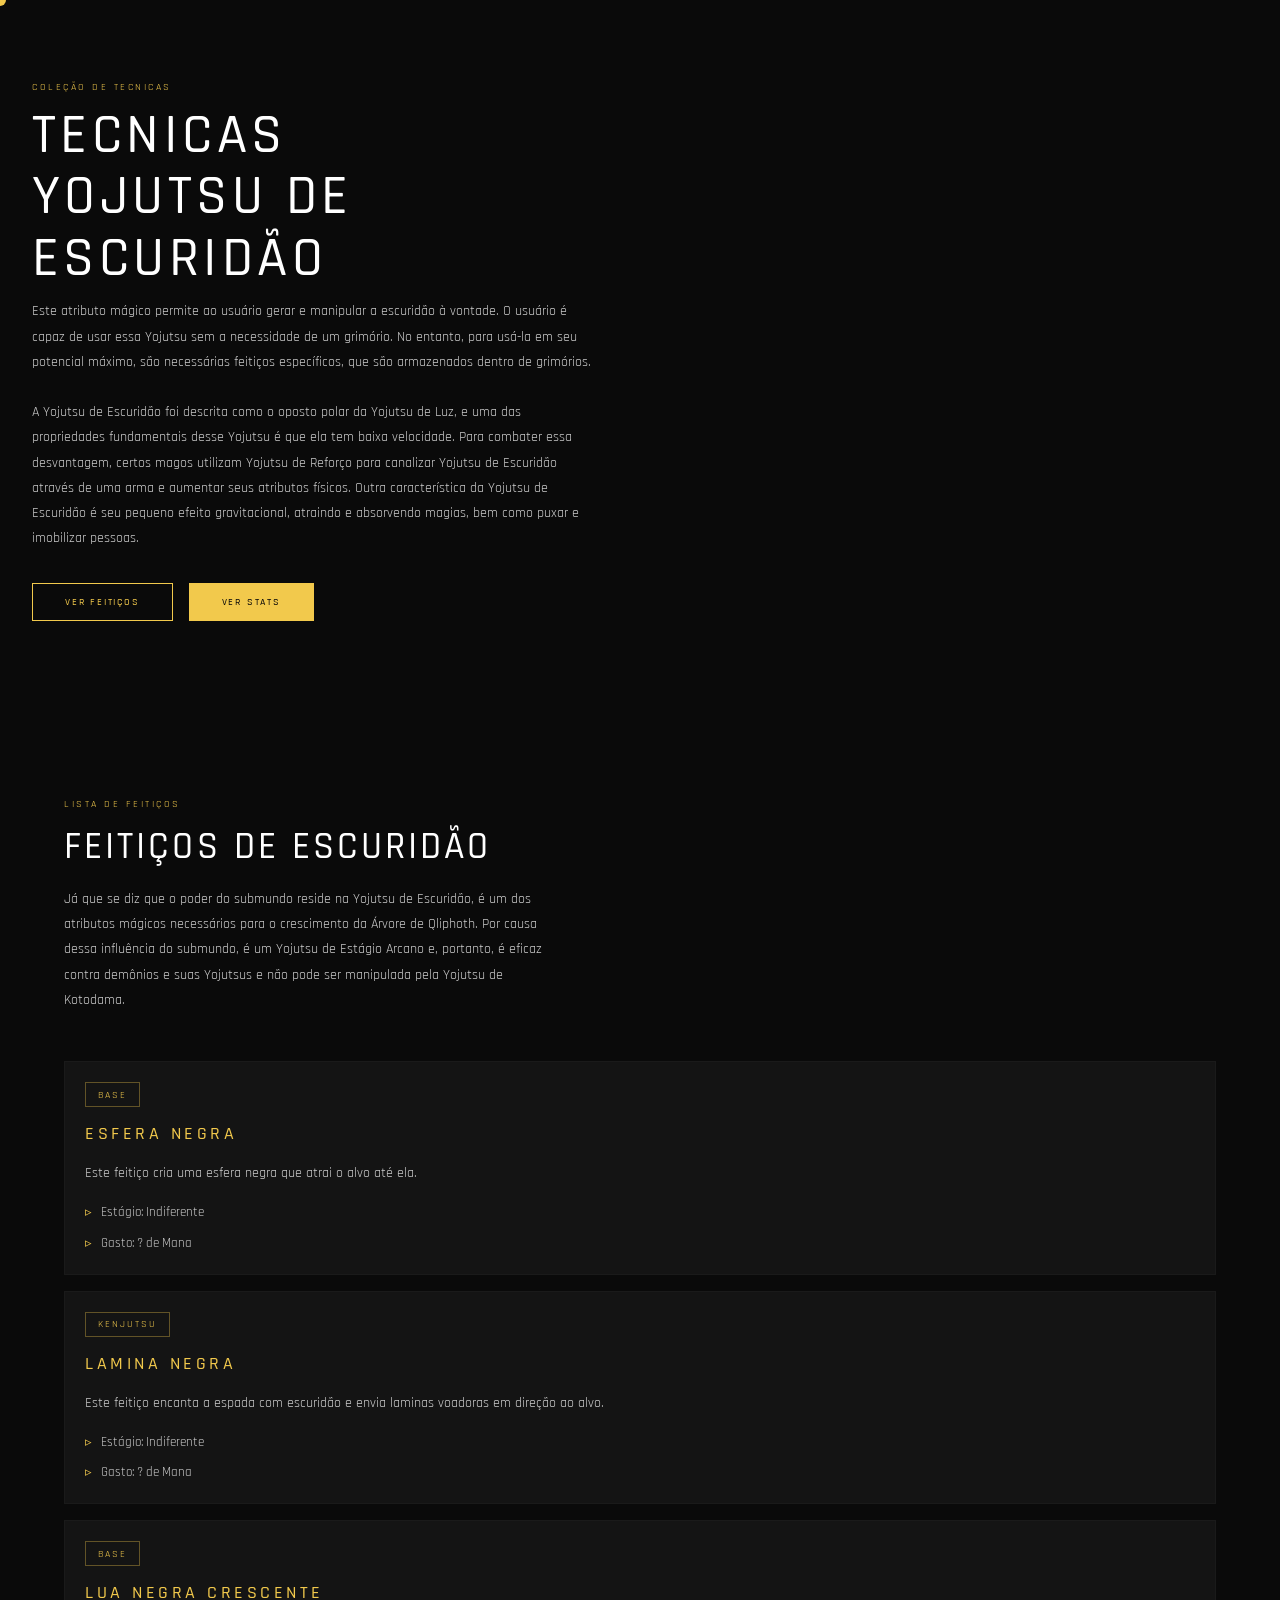
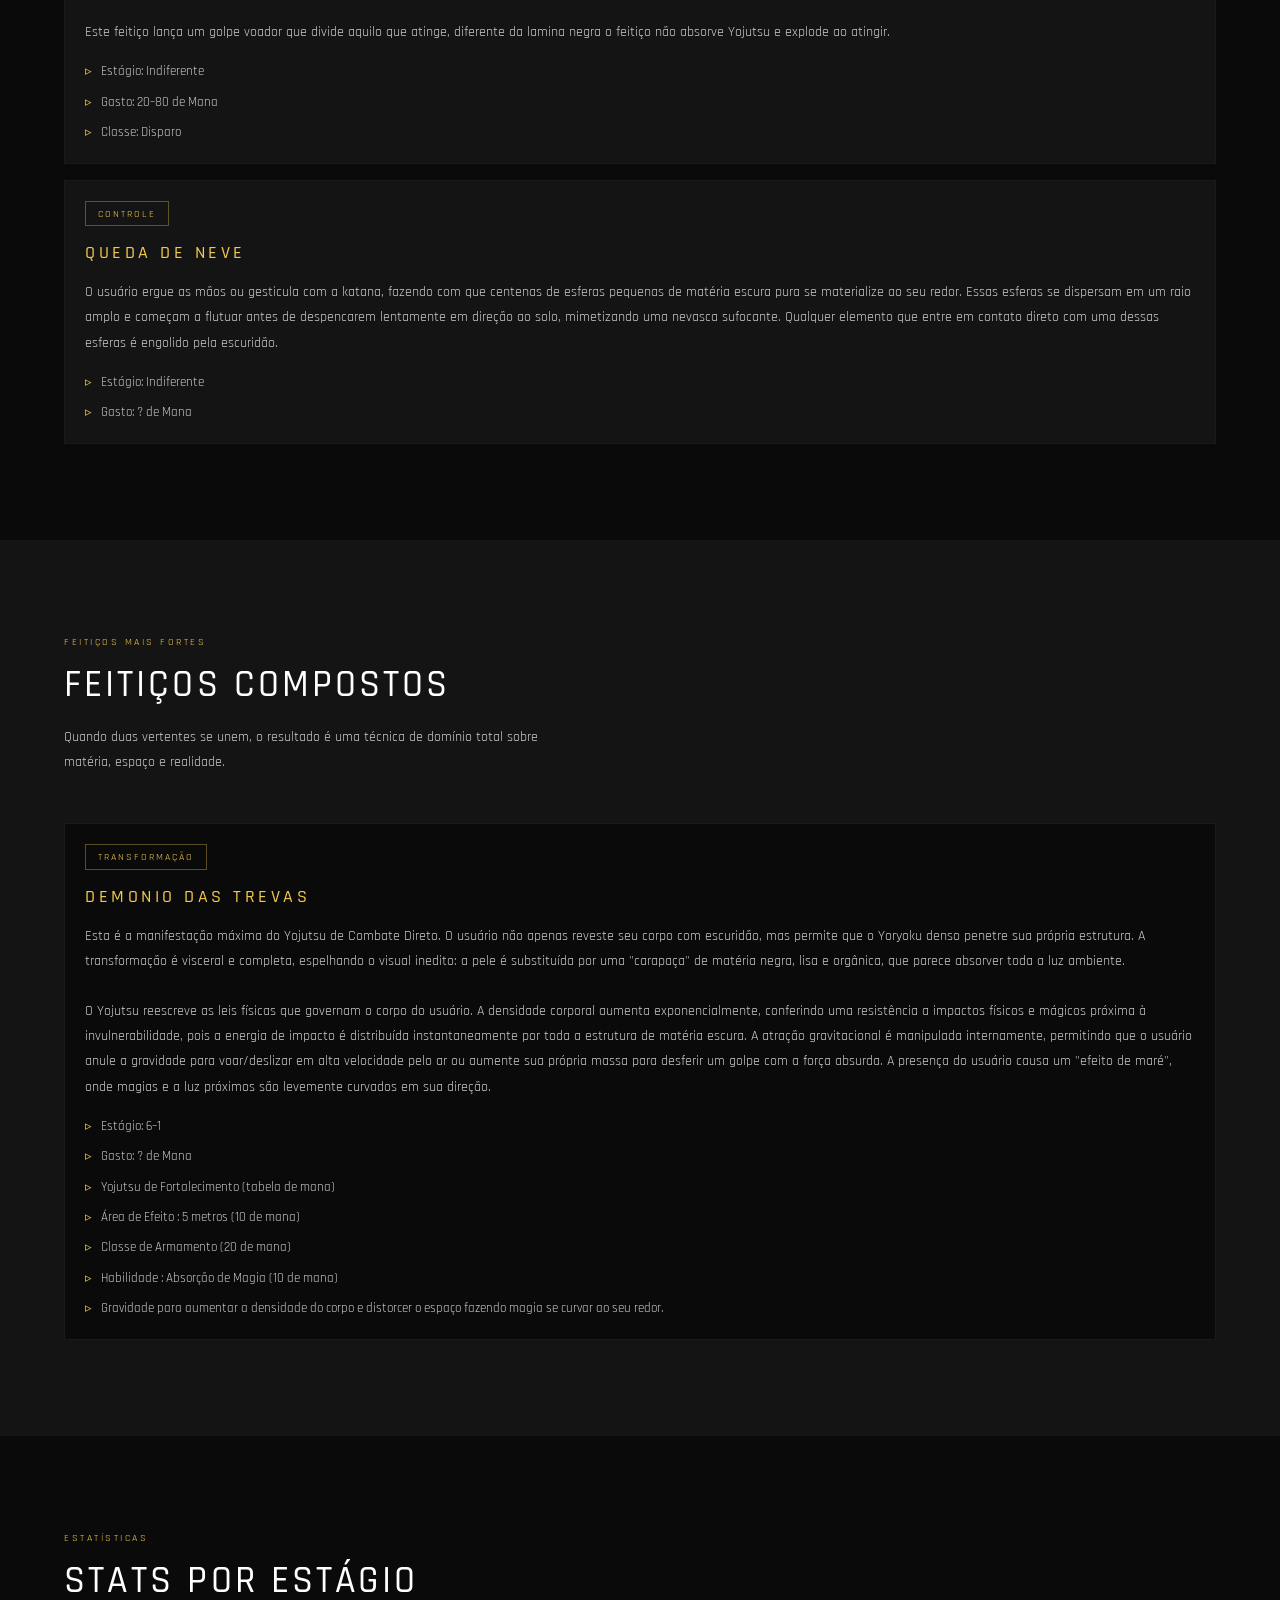
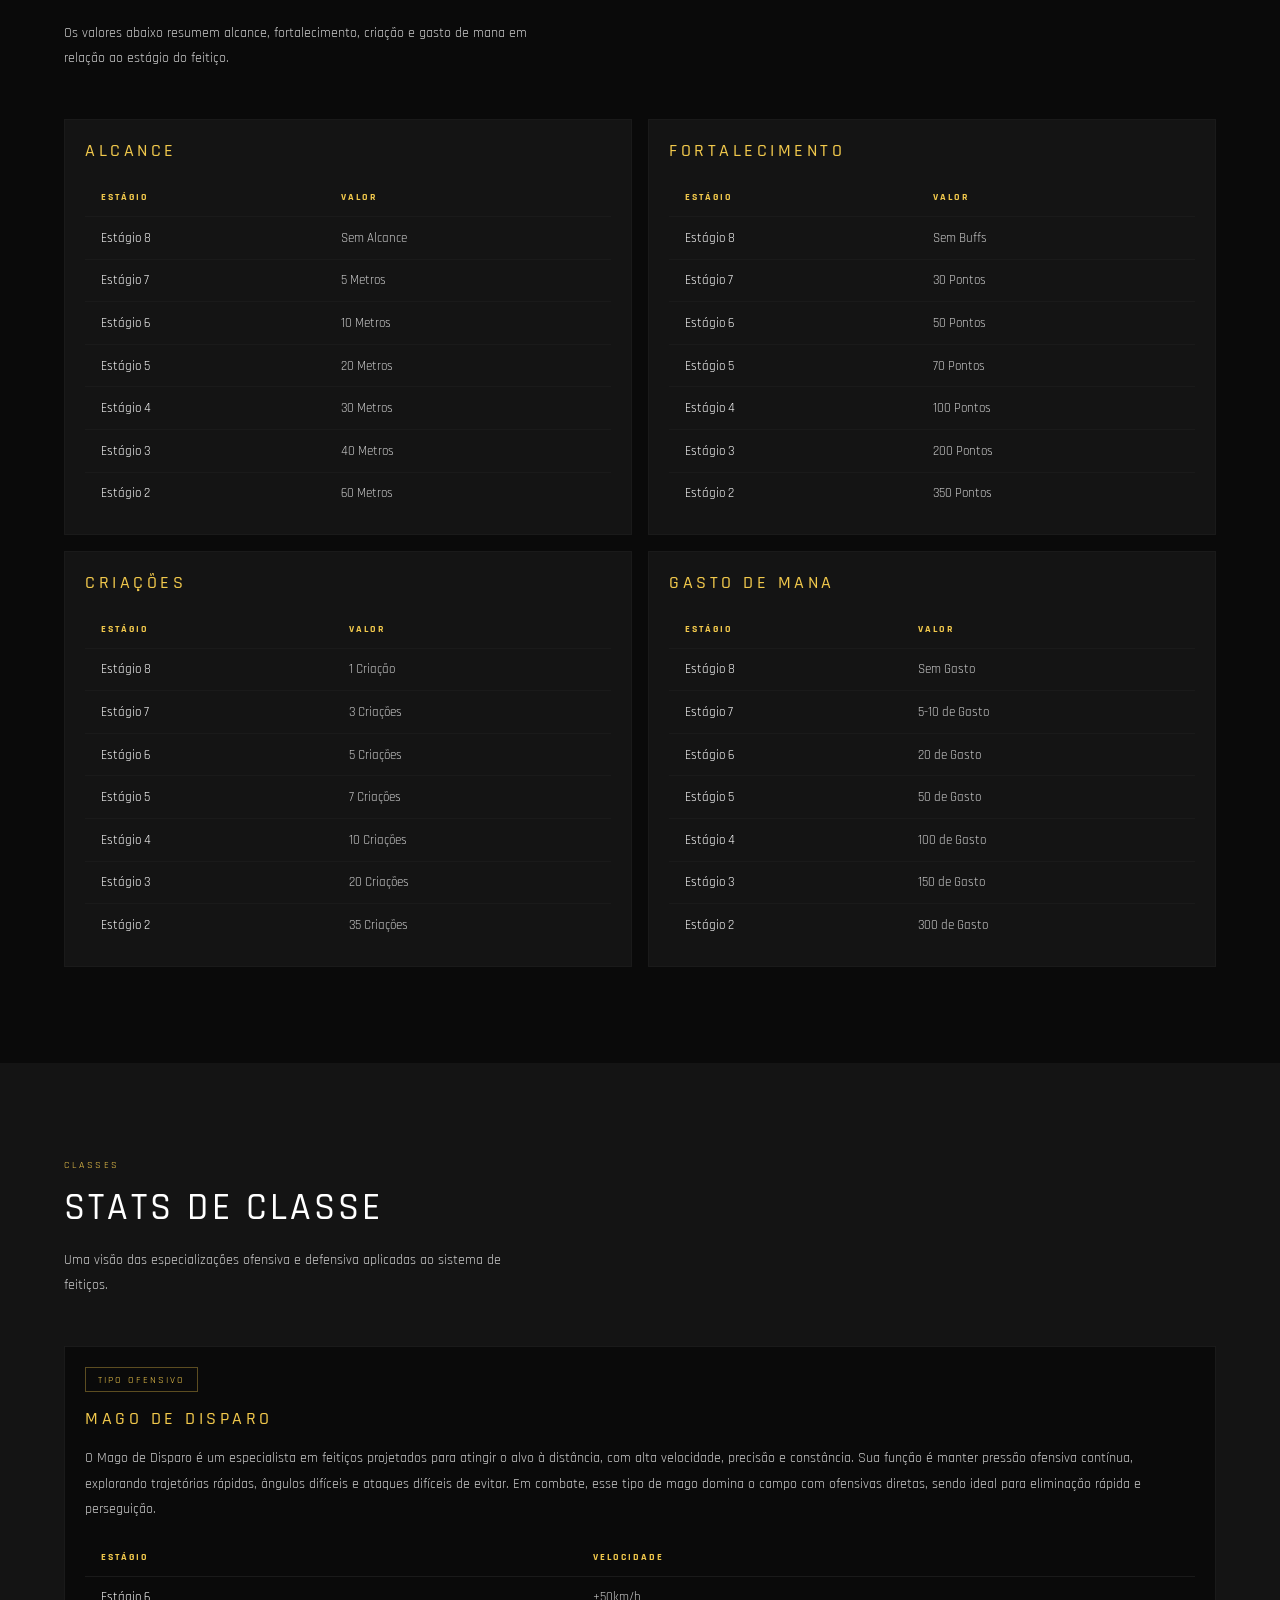
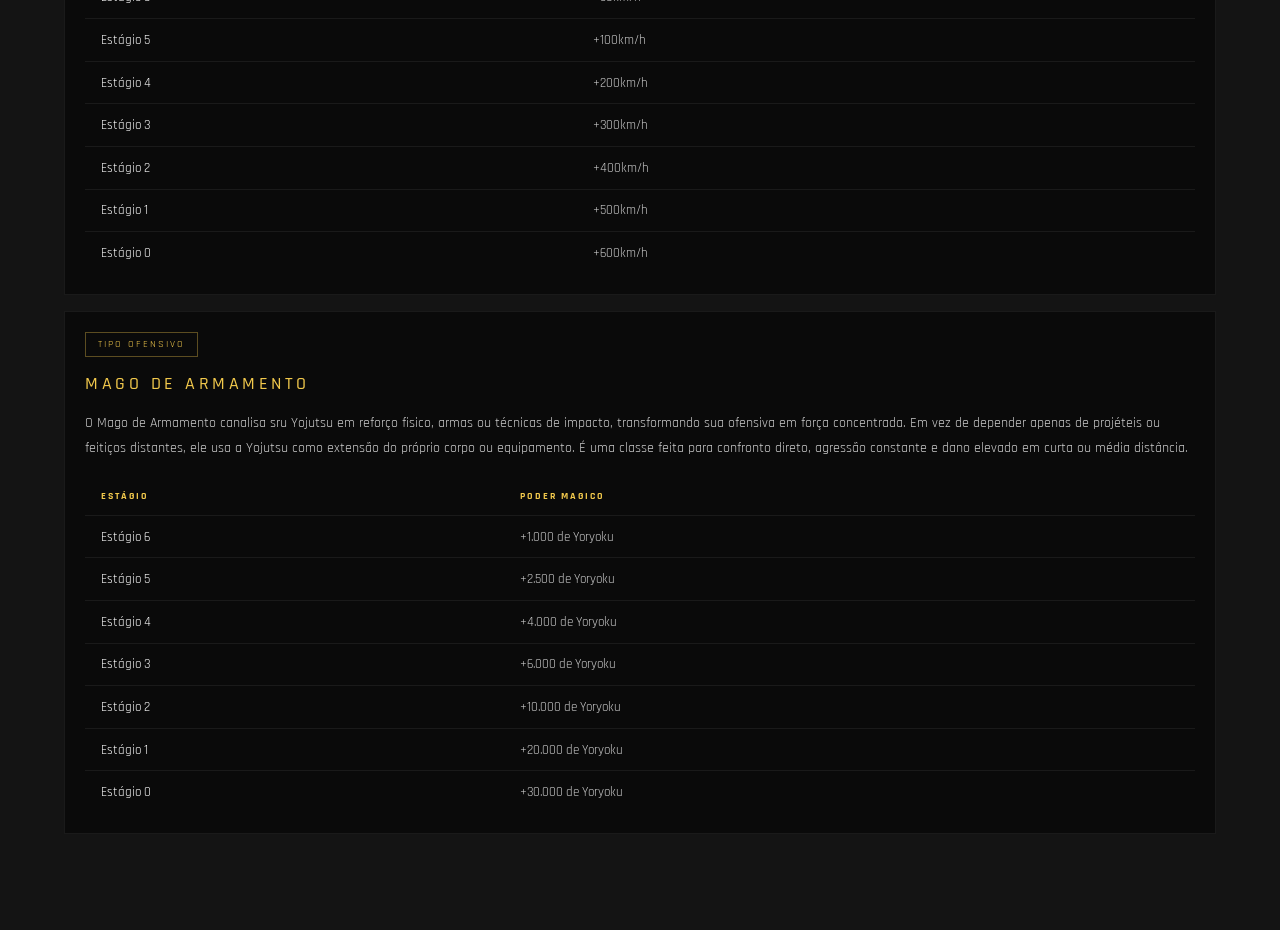
<file: index.html>
<!doctype html>
<html lang="pt-BR">

<head>
  <meta charset="UTF-8" />
  <meta name="viewport" content="width=device-width, initial-scale=1.0" />
  <meta name="description" content="Grimorio — versão em Aurora do template original com design system visual." />
  <title>Grimorio</title>

  <link rel="stylesheet" href="public/css/aurora.css" />
  <link rel="stylesheet" href="public/css/aurora-sis.css">
  <link
    href="https://fonts.googleapis.com/css2?family=Orbitron:wght@400;700;900&family=Rajdhani:wght@300;400;600&display=swap"
    rel="stylesheet" />

</head>

<body class="au-body au-page-shell">

  <main id="main-content">
    <section class="au-hero" aria-labelledby="hero-title" style="min-height: 78vh;">
      <div class="au-hero__overlay" aria-hidden="true"></div>
      <div class="au-hero__content">
        <span class="au-reveal au-section-header__eyebrow">Coleção de Tecnicas</span>
        <h1 id="hero-title" class="au-reveal au-h1 au-reveal--d1">Tecnicas<br />Yojutsu de Escuridão</h1>
        <p class="au-reveal au-body-text au-reveal--d2" style="padding-top: 10px;">
          Este atributo mágico permite ao usuário gerar e manipular a escuridão à vontade. O usuário é capaz de usar essa Yojutsu
          sem a necessidade de um grimório. No entanto, para usá-la em seu potencial máximo, são necessárias feitiços específicos,
          que são armazenados dentro de grimórios. <br> <br>

          A Yojutsu de Escuridão foi descrita como o oposto polar da Yojutsu de Luz, e uma das propriedades fundamentais desse Yojutsu é
          que ela tem baixa velocidade. Para combater essa desvantagem, certos magos utilizam Yojutsu de Reforço para canalizar
          Yojutsu de Escuridão através de uma arma e aumentar seus atributos físicos. Outra característica da Yojutsu de Escuridão
          é seu pequeno efeito gravitacional, atraindo e absorvendo magias, bem como puxar e imobilizar pessoas.
        </p>
        <div class="au-reveal au-reveal--d3" style="display:flex;gap:16px;flex-wrap:wrap;margin-top:2rem;">
          <a href="#escuridão" class="au-btn au-btn--ghost">Ver Feitiços</a>
          <a href="#stats" class="au-btn au-btn--solid">Ver Stats</a>
        </div>
      </div>
    </section>

    <section class="au-section" id="escuridão" aria-labelledby="transmutacao-title">
      <div class="au-container">
        <div class="au-section-header au-reveal">
          <span class="au-section-header__eyebrow">Lista de Feitiços</span>
          <h2 id="transmutacao-title" class="au-section-header__title">Feitiços de Escuridão</h2>
          <p class="au-section-header__body">
            Já que se diz que o poder do submundo reside na Yojutsu de Escuridão, é um dos atributos mágicos necessários para o
            crescimento da Árvore de Qliphoth. Por causa dessa influência do submundo, é um Yojutsu de Estágio Arcano e,
            portanto, é eficaz contra demônios e suas Yojutsus e não pode ser manipulada pela Yojutsu de Kotodama.


          </p>
        </div>

        <div class="au-grid">
          <article class="au-card au-card--feature au-reveal">
            <div class="au-card__body">
              <span class="au-pill">Base</span>
              <h3 class="au-h3">Esfera Negra</h3>
              <p class="au-body-text" style="margin-top: 1rem; max-width: none;">
                Este feitiço cria uma esfera negra que atrai o alvo até ela.
              </p>
              <ul class="au-list">
                <li>Estágio: Indiferente</li>
                <li>Gasto: ? de Mana</li>
              </ul>
            </div>
          </article>

          <article class="au-card au-card--feature au-reveal">
            <div class="au-card__body">
              <span class="au-pill">Kenjutsu</span>
              <h3 class="au-h3">Lamina Negra</h3>
              <p class="au-body-text" style="margin-top: 1rem; max-width: none;">
                Este feitiço encanta a espada com escuridão e envia laminas voadoras
                em direção ao alvo.
              </p>
              <ul class="au-list">
                <li>Estágio: Indiferente</li>
                <li>Gasto: ? de Mana</li>
              </ul>
            </div>
          </article>

          <article class="au-card au-card--feature au-reveal">
            <div class="au-card__body">
              <span class="au-pill">Base</span>
              <h3 class="au-h3">Lua Negra Crescente</h3>
              <p class="au-body-text" style="margin-top: 1rem; max-width: none;">
                Este feitiço lança um golpe voador que divide aquilo que atinge, 
                diferente da lamina negra o feitiço não absorve Yojutsu e explode
                ao atingir.
              </p>
              <ul class="au-list">
                <li>Estágio: Indiferente</li>
                <li>Gasto: 20–80 de Mana</li>
                <li>Classe: Disparo</li>
              </ul>
            </div>
          </article>

          <article class="au-card au-card--feature au-reveal">
            <div class="au-card__body">
              <span class="au-pill">Controle</span>
              <h3 class="au-h3">Queda de Neve</h3>
              <p class="au-body-text" style="margin-top: 1rem; max-width: none;">
                O usuário ergue as mãos ou gesticula com a katana, fazendo com que centenas de esferas pequenas de matéria escura
                pura se materialize ao seu redor. Essas esferas se dispersam em um raio amplo e começam a flutuar antes de despencarem
                lentamente em direção ao solo, mimetizando uma nevasca sufocante. Qualquer elemento que entre em
                contato direto com uma dessas esferas é engolido pela escuridão.
              </p>
              <ul class="au-list">
                <li>Estágio: Indiferente</li>
                <li>Gasto: ? de Mana</li>
              </ul>
            </div>
          </article>

        </div>
      </div>
    </section>

    <section class="au-section--dark" aria-labelledby="compostos-title">
      <div class="au-container">
        <div class="au-section-header au-reveal">
          <span class="au-section-header__eyebrow">Feitiços Mais Fortes</span>
          <h2 id="compostos-title" class="au-section-header__title">Feitiços Compostos</h2>
          <p class="au-section-header__body">
            Quando duas vertentes se unem, o resultado é uma técnica de domínio total sobre matéria, espaço e realidade.
          </p>
        </div>

        <div class="au-grid">
          <article class="au-card--black au-reveal">
            <div class="au-card__body">
              <span class="au-pill">Transformação</span>
              <h3 class="au-h3">Demonio das Trevas</h3>
              <p class="au-body-text" style="margin-top: 1rem; max-width: none;">
                Esta é a manifestação máxima do Yojutsu de Combate Direto. O usuário 
                não apenas reveste seu corpo com escuridão, mas permite que o Yoryoku 
                denso penetre sua própria estrutura. A transformação é visceral e completa,
                espelhando o visual inedito: a pele é substituída por uma "carapaça" de matéria 
                negra, lisa e orgânica, que parece absorver toda a luz ambiente. <br> <br>

                O Yojutsu reescreve as leis físicas que governam o corpo do usuário. A densidade corporal aumenta exponencialmente,
                conferindo uma resistência a impactos físicos e mágicos próxima à invulnerabilidade, pois a energia de impacto é
                distribuída instantaneamente por toda a estrutura de matéria escura. A atração gravitacional é manipulada internamente,
                permitindo que o usuário anule a gravidade para voar/deslizar em alta velocidade pelo ar ou aumente sua própria massa
                para desferir um golpe com a força absurda. A presença do usuário causa um "efeito de maré", onde
                magias e a luz próximos são levemente curvados em sua direção.

              </p>
              <ul class="au-list">
                <li>Estágio: 6–1</li>
                <li>Gasto: ? de Mana</li>
                <li>Yojutsu de Fortalecimento (tabela de mana)</li>
                <li>Área de Efeito : 5 metros (10 de mana)</li>
                <li>Classe de Armamento (20 de mana)</li>
                <li>Habilidade : Absorção de Magia (10 de mana)</li>
                <li>Gravidade para aumentar a densidade do corpo e distorcer
                  o espaço fazendo magia se curvar ao seu redor.
                </li>
              </ul>
            </div>
          </article>
        </div>
      </div>
    </section>

    <section class="au-section" id="stats" aria-labelledby="stats-title">
      <div class="au-container">
        <div class="au-section-header au-reveal">
          <span class="au-section-header__eyebrow">Estatísticas</span>
          <h2 id="stats-title" class="au-section-header__title">Stats por Estágio</h2>
          <p class="au-section-header__body">
            Os valores abaixo resumem alcance, fortalecimento, criação e gasto de mana em relação ao estágio do feitiço.
          </p>
        </div>

        <div class="au-grid-2">
          <article class="au-card au-reveal">
            <div class="au-card__body">
              <h3 class="au-h3">Alcance</h3>
              <table class="aurora-table">
                <thead>
                  <tr><th>Estágio</th><th>Valor</th></tr>
                </thead>
                <tbody>
                  <tr><td>Estágio 8</td><td>Sem Alcance</td></tr>
                  <tr><td>Estágio 7</td><td>5 Metros</td></tr>
                  <tr><td>Estágio 6</td><td>10 Metros</td></tr>
                  <tr><td>Estágio 5</td><td>20 Metros</td></tr>
                  <tr><td>Estágio 4</td><td>30 Metros</td></tr>
                  <tr><td>Estágio 3</td><td>40 Metros</td></tr>
                  <tr><td>Estágio 2</td><td>60 Metros</td></tr>
                </tbody>
              </table>
            </div>
          </article>

          <article class="au-card au-reveal">
            <div class="au-card__body">
              <h3 class="au-h3">Fortalecimento</h3>
              <table class="aurora-table">
                <thead>
                  <tr><th>Estágio</th><th>Valor</th></tr>
                </thead>
                <tbody>
                  <tr><td>Estágio 8</td><td>Sem Buffs</td></tr>
                  <tr><td>Estágio 7</td><td>30 Pontos</td></tr>
                  <tr><td>Estágio 6</td><td>50 Pontos</td></tr>
                  <tr><td>Estágio 5</td><td>70 Pontos</td></tr>
                  <tr><td>Estágio 4</td><td>100 Pontos</td></tr>
                  <tr><td>Estágio 3</td><td>200 Pontos</td></tr>
                  <tr><td>Estágio 2</td><td>350 Pontos</td></tr>
                </tbody>
              </table>
            </div>
          </article>

          <article class="au-card au-reveal">
            <div class="au-card__body">
              <h3 class="au-h3">Criações</h3>
              <table class="aurora-table">
                <thead>
                  <tr><th>Estágio</th><th>Valor</th></tr>
                </thead>
                <tbody>
                  <tr><td>Estágio 8</td><td>1 Criação</td></tr>
                  <tr><td>Estágio 7</td><td>3 Criações</td></tr>
                  <tr><td>Estágio 6</td><td>5 Criações</td></tr>
                  <tr><td>Estágio 5</td><td>7 Criações</td></tr>
                  <tr><td>Estágio 4</td><td>10 Criações</td></tr>
                  <tr><td>Estágio 3</td><td>20 Criações</td></tr>
                  <tr><td>Estágio 2</td><td>35 Criações</td></tr>
                </tbody>
              </table>
            </div>
          </article>
          
          <article class="au-card au-reveal">
            <div class="au-card__body">
              <h3 class="au-h3">Gasto de Mana</h3>
              <table class="aurora-table">
                <thead>
                  <tr><th>Estágio</th><th>Valor</th></tr>
                </thead>
                <tbody>
                  <tr><td>Estágio 8</td><td>Sem Gasto</td></tr>
                  <tr><td>Estágio 7</td><td>5-10 de Gasto</td></tr>
                  <tr><td>Estágio 6</td><td>20 de Gasto</td></tr>
                  <tr><td>Estágio 5</td><td>50 de Gasto</td></tr>
                  <tr><td>Estágio 4</td><td>100 de Gasto</td></tr>
                  <tr><td>Estágio 3</td><td>150 de Gasto</td></tr>
                  <tr><td>Estágio 2</td><td>300 de Gasto</td></tr>
                </tbody>
              </table>
            </div>
          </article>
        </div>
      </div>
    </section>

    <section class="au-section--dark" aria-labelledby="classes-title">
      <div class="au-container">
        <div class="au-section-header au-reveal">
          <span class="au-section-header__eyebrow">Classes</span>
          <h2 id="classes-title" class="au-section-header__title">Stats de Classe</h2>
          <p class="au-section-header__body">
            Uma visão das especializações ofensiva e defensiva aplicadas ao sistema de feitiços.
          </p>
        </div>

        <div class="au-grid">
          <article class="au-card--black au-reveal">
            <div class="au-card__body">
              <span class="au-pill">Tipo Ofensivo</span>
              <h3 class="au-h3">Mago de Disparo</h3>
              <p class="au-body-text" style="margin-top: 1rem; max-width: none;">
                O Mago de Disparo é um especialista em feitiços projetados para atingir o alvo à distância, com alta velocidade,
                precisão e constância. Sua função é manter pressão ofensiva contínua, explorando trajetórias rápidas, ângulos difíceis e
                ataques difíceis de evitar. Em combate, esse tipo de mago domina o campo com ofensivas diretas, sendo ideal para
                eliminação rápida e perseguição.
              </p>
              <table class="aurora-table">
                <thead>
                  <tr><th>Estágio</th><th>Velocidade</th></tr>
                </thead>
                <tbody>
                  <tr><td>Estágio 6</td><td>+50km/h</td></tr>
                  <tr><td>Estágio 5</td><td>+100km/h</td></tr>
                  <tr><td>Estágio 4</td><td>+200km/h</td></tr>
                  <tr><td>Estágio 3</td><td>+300km/h</td></tr>
                  <tr><td>Estágio 2</td><td>+400km/h</td></tr>
                  <tr><td>Estágio 1</td><td>+500km/h</td></tr>
                  <tr><td>Estágio 0</td><td>+600km/h</td></tr>
                </tbody>
              </table>
            </div>
          </article>

          <article class="au-card--black au-reveal">
            <div class="au-card__body">
              <span class="au-pill">Tipo Ofensivo</span>
              <h3 class="au-h3">Mago de Armamento</h3>
              <p class="au-body-text" style="margin-top: 1rem; max-width: none;">
                O Mago de Armamento canalisa sru Yojutsu em reforço fisico, armas ou técnicas de impacto,
                transformando sua ofensiva em força concentrada. Em vez de depender apenas de projéteis
                ou feitiços distantes, ele usa a Yojutsu como extensão do próprio corpo ou equipamento. É 
                uma classe feita para confronto direto, agressão constante e dano elevado em curta ou 
                média distância.
              </p>
              <table class="aurora-table">
                <thead>
                  <tr><th>Estágio</th><th>Poder Magico</th></tr>
                </thead>
                <tbody>
                  <tr><td>Estágio 6</td><td>+1.000 de Yoryoku</td></tr>
                  <tr><td>Estágio 5</td><td>+2.500 de Yoryoku</td></tr>
                  <tr><td>Estágio 4</td><td>+4.000 de Yoryoku</td></tr>
                  <tr><td>Estágio 3</td><td>+6.000 de Yoryoku</td></tr>
                  <tr><td>Estágio 2</td><td>+10.000 de Yoryoku</td></tr>
                  <tr><td>Estágio 1</td><td>+20.000 de Yoryoku</td></tr>
                  <tr><td>Estágio 0</td><td>+30.000 de Yoryoku</td></tr>  
                </tbody>
              </table>
            </div>
          </article>
        </div>
      </div>
    </section>
  </main>

  <script src="public/js/aurora.js"></script>
</body>
</html>
</file>
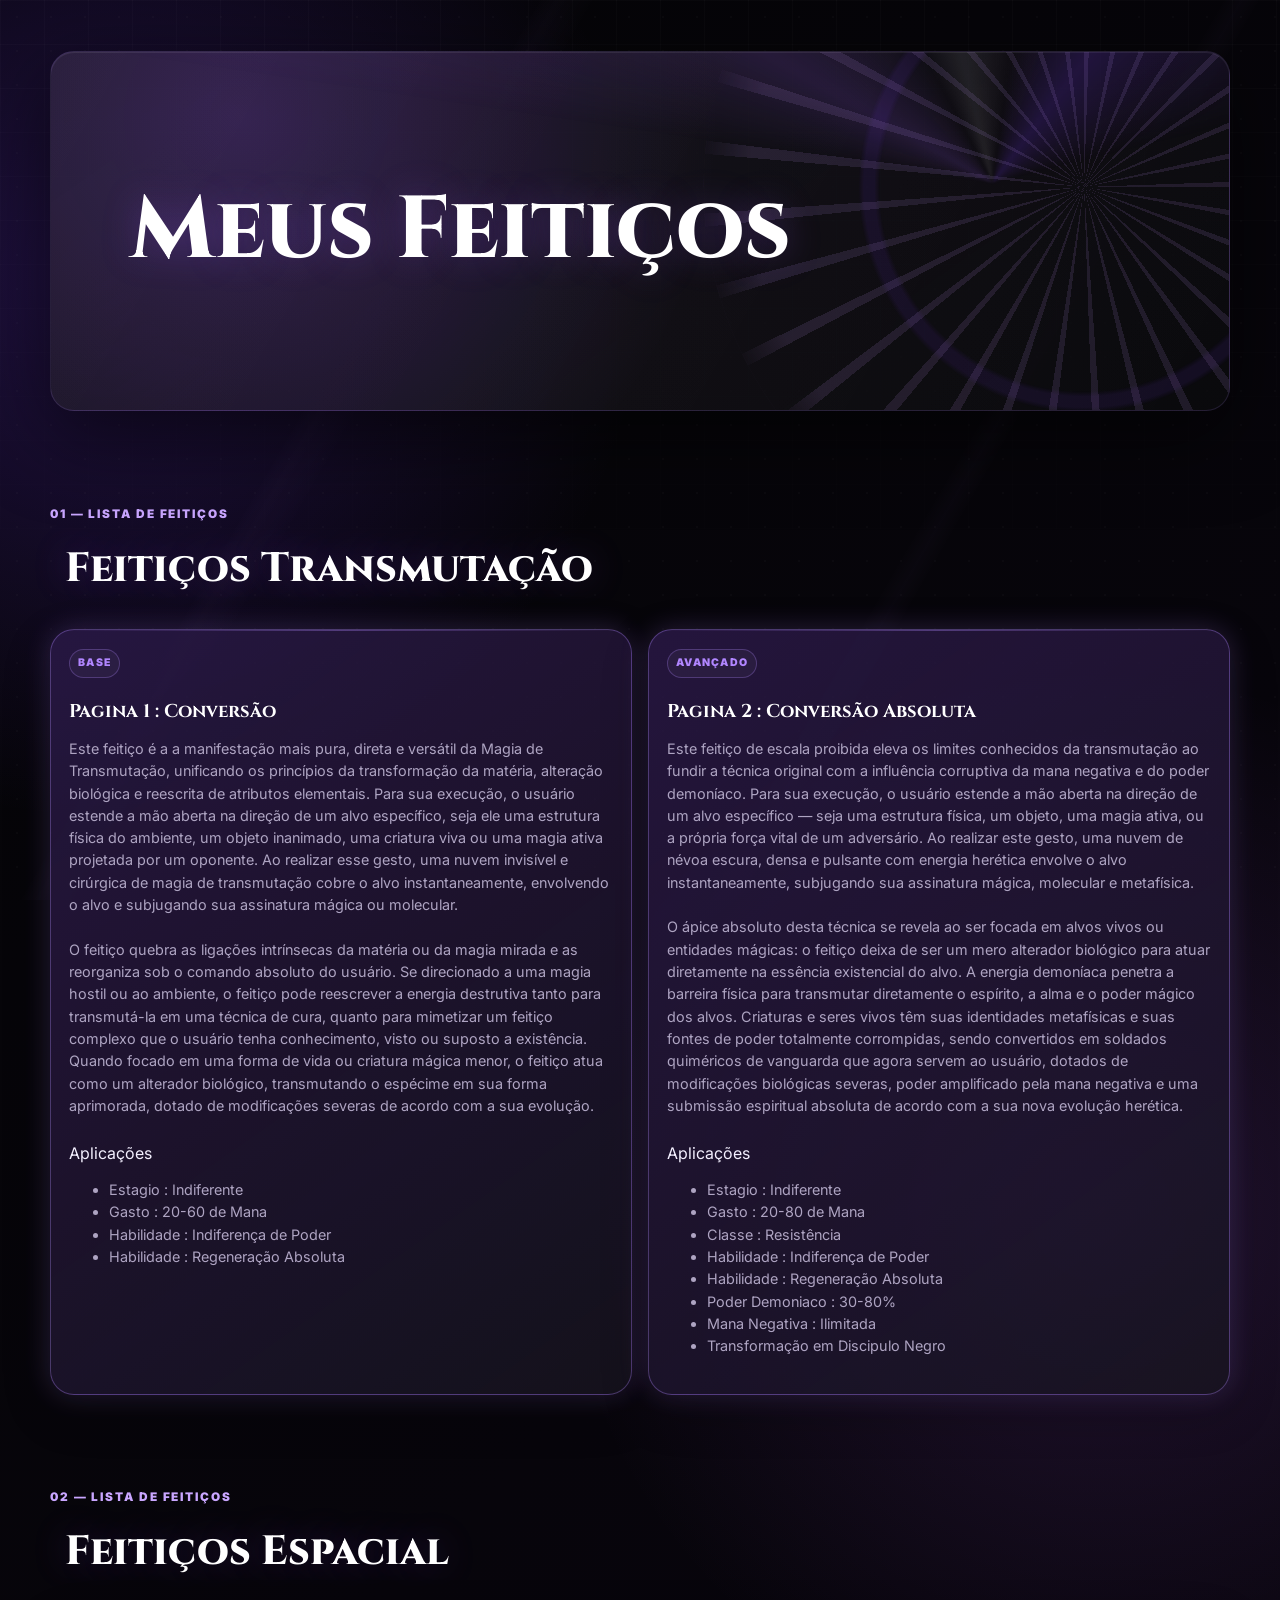
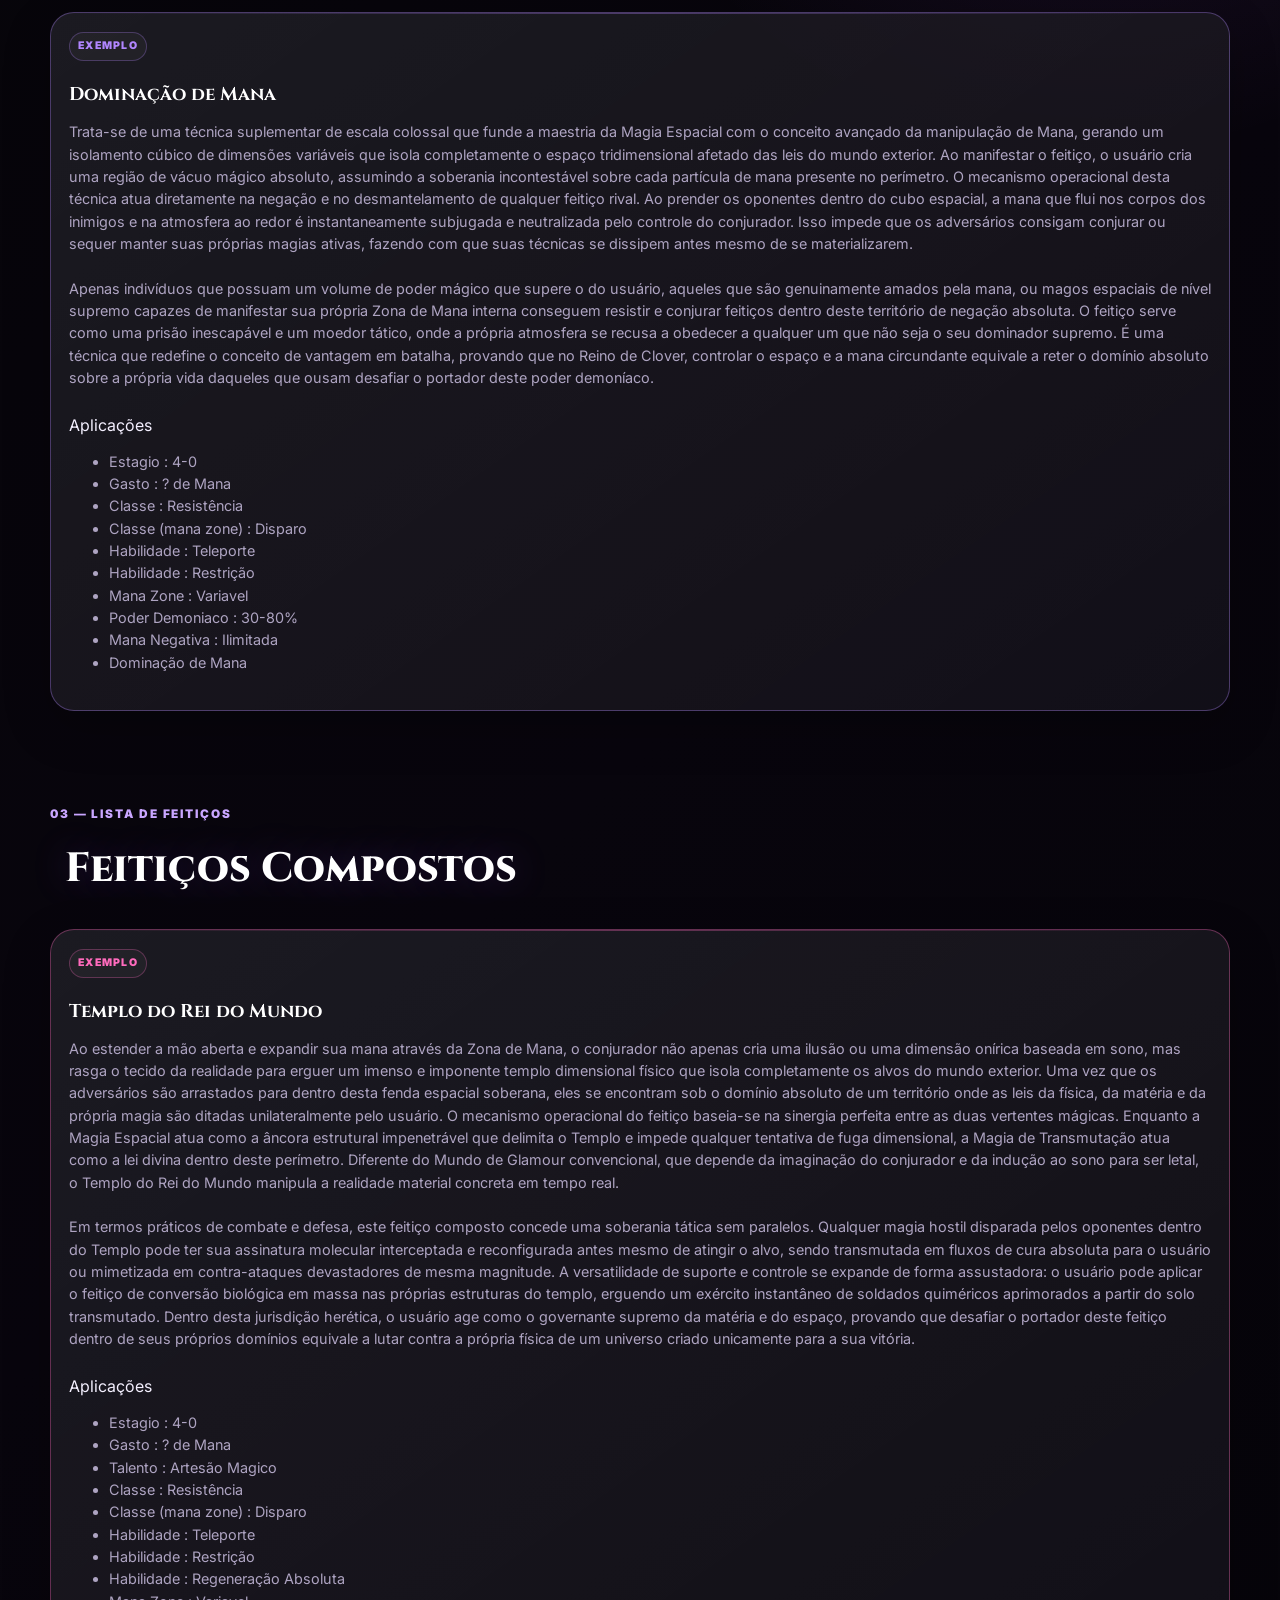
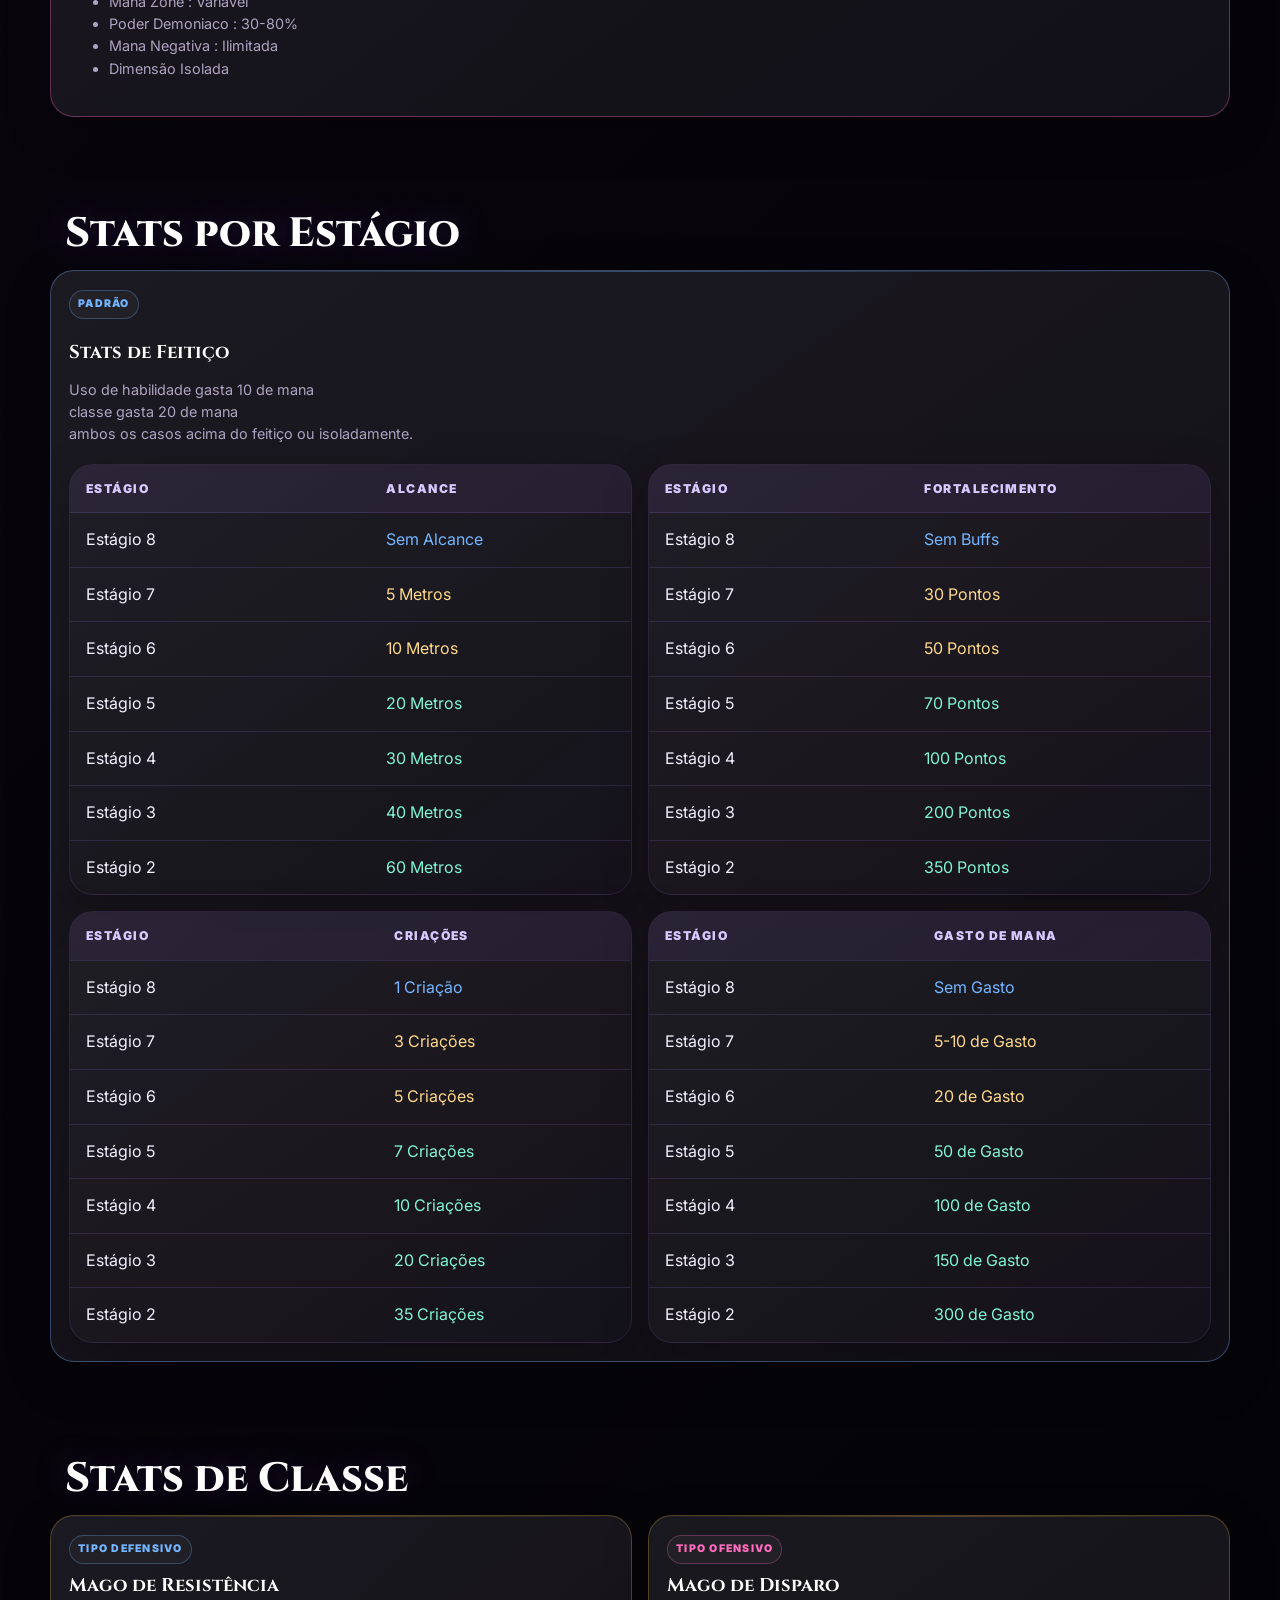
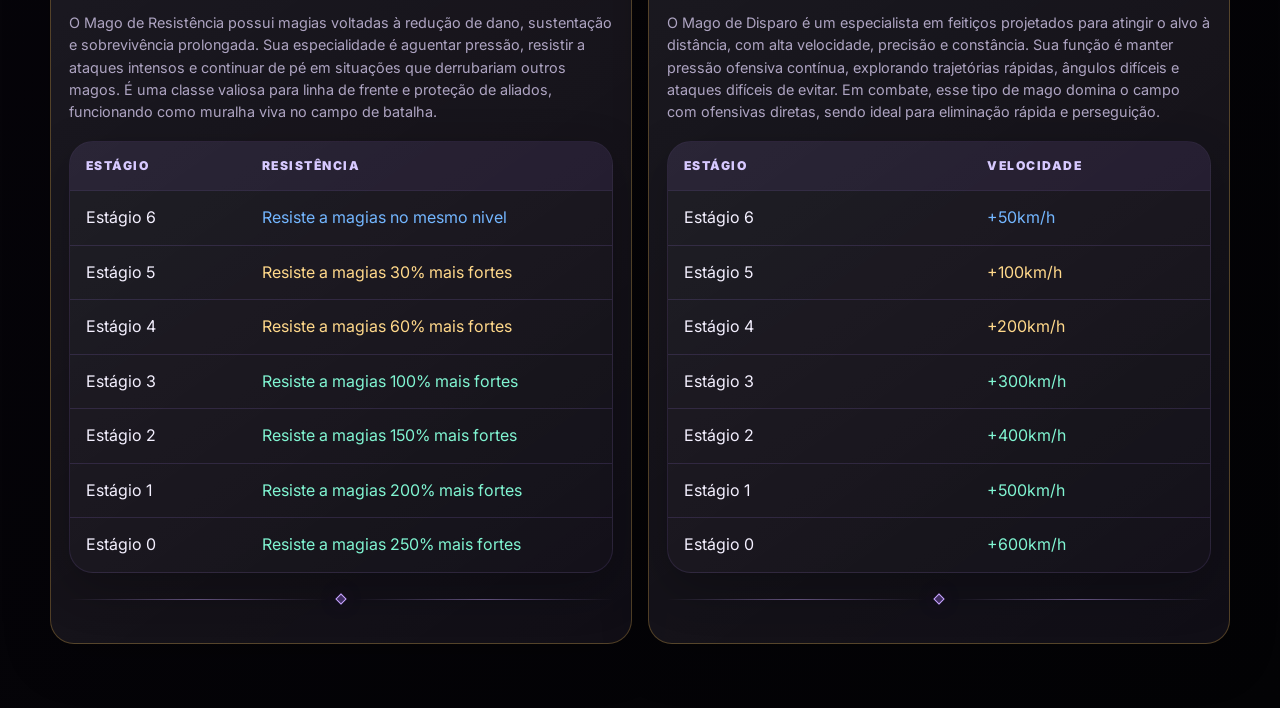
<file: templete.html>
<!DOCTYPE html>
<html lang="pt-BR">

<head>
    <meta charset="UTF-8" />
    <meta name="viewport" content="width=device-width, initial-scale=1.0" />
    <title>Grimorio</title>
    <link rel="stylesheet" href="../styles/system.css" />
</head>

<body>
    <div class="bc-container">
        <div class="bc-hero">
            <h1 class="bc-hero__title">Meus Feitiços</h1>
        </div>

        <section class="bc-section">
            <p class="bc-section-label">01 — Lista de Feitiços</p>
            <h2 class="bc-section-title">Feitiços Transmutação</h2>

            <div class="bc-grid-2 mt-lg">
                <div class="bc-card bc-card--accented bc-card--glowing card-accent-violet">
                    <span class="attr-tag tag-violet mb-sm">Base</span>
                    <h3 class="t-h3 mt-sm">Pagina 1 : Conversão</h3>
                    <p class="t-ui mt-md">Este feitiço é a a manifestação mais pura, direta e versátil da Magia de Transmutação, unificando
                        os princípios da transformação da matéria, alteração biológica e reescrita de atributos elementais. Para sua
                        execução, o usuário estende a mão aberta na direção de um alvo específico, seja ele uma estrutura física do
                        ambiente, um objeto inanimado, uma criatura viva ou uma magia ativa projetada por um oponente. Ao realizar esse
                        gesto, uma nuvem invisível e cirúrgica de magia de transmutação cobre o alvo instantaneamente, envolvendo o alvo e
                        subjugando sua assinatura mágica ou molecular. <br> <br>

                        O feitiço quebra as ligações intrínsecas da matéria ou da magia mirada e as reorganiza sob o comando absoluto do
                        usuário. Se direcionado a uma magia hostil ou ao ambiente, o feitiço pode reescrever a energia destrutiva tanto para
                        transmutá-la em uma técnica de cura, quanto para mimetizar um feitiço complexo que o usuário tenha conhecimento, visto
                        ou suposto a existência. Quando focado em uma forma de vida ou criatura mágica menor, o feitiço atua como um alterador
                        biológico, transmutando o espécime em sua forma aprimorada, dotado de modificações severas de acordo com a sua evolução.
                    </p>


                    <div class="t-h4 mt-lg">Aplicações</div>
                    <ul class="t-ui mt-sm">
                        <li>Estagio : Indiferente</li>
                        <li>Gasto : 20-60 de Mana</li>
                        <li>Habilidade : Indiferença de Poder</li>
                        <li>Habilidade : Regeneração Absoluta</li>
                    </ul>
                </div>

                <div class="bc-card bc-card--accented bc-card--glowing card-accent-violet">
                    <span class="attr-tag tag-violet mb-sm">Avançado</span>
                    <h3 class="t-h3 mt-sm">Pagina 2 : Conversão Absoluta</h3>
                    <p class="t-ui mt-md">Este feitiço de escala proibida eleva os limites conhecidos da transmutação ao fundir a técnica
                        original com a influência corruptiva da mana negativa e do poder demoníaco. Para sua execução, o usuário estende a
                        mão aberta na direção de um alvo específico — seja uma estrutura física, um objeto, uma magia ativa, ou a própria
                        força vital de um adversário. Ao realizar este gesto, uma nuvem de névoa escura, densa e pulsante com energia
                        herética envolve o alvo instantaneamente, subjugando sua assinatura mágica, molecular e metafísica. <br> <br>

                        O ápice absoluto desta técnica se revela ao ser focada em alvos vivos ou entidades mágicas: o feitiço deixa de ser um
                        mero alterador biológico para atuar diretamente na essência existencial do alvo. A energia demoníaca penetra a barreira
                        física para transmutar diretamente o espírito, a alma e o poder mágico dos alvos. Criaturas e seres vivos têm suas
                        identidades metafísicas e suas fontes de poder totalmente corrompidas, sendo convertidos em soldados quiméricos de
                        vanguarda que agora servem ao usuário, dotados de modificações biológicas severas, poder amplificado pela mana negativa
                        e uma submissão espiritual absoluta de acordo com a sua nova evolução herética.
                    </p>

                    <div class="t-h4 mt-lg">Aplicações</div>
                    <ul class="t-ui mt-sm">
                        <li>Estagio : Indiferente</li>
                        <li>Gasto : 20-80 de Mana</li>
                        <li>Classe : Resistência</li>
                        <li>Habilidade : Indiferença de Poder</li>
                        <li>Habilidade : Regeneração Absoluta</li>
                        <li>Poder Demoniaco : 30-80%</li>
                        <li>Mana Negativa : Ilimitada</li>
                        <li>Transformação em Discipulo Negro</li>
                        
                    </ul>
                </div>
            </div>
            
        </section>

        <section class="bc-section">
            <p class="bc-section-label">02 — Lista de Feitiços</p>
            <h2 class="bc-section-title">Feitiços Espacial</h2>

            <div class="bc-grid mt-lg">
                <div class="bc-card bc-card--accented card-accent-violet">
                    <span class="attr-tag tag-violet mb-sm">Exemplo</span>
                    <h3 class="t-h3 mt-sm">Dominação de Mana</h3>
                    <p class="t-ui mt-md">Trata-se de uma técnica suplementar de escala colossal que funde a maestria da Magia Espacial com
                    o conceito avançado da manipulação de Mana, gerando um isolamento cúbico de dimensões variáveis que isola completamente
                    o
                    espaço tridimensional afetado das leis do mundo exterior. Ao manifestar o feitiço, o usuário cria uma região de
                    vácuo mágico absoluto, assumindo a soberania incontestável sobre cada partícula de mana presente no perímetro.
                    O mecanismo operacional desta técnica atua diretamente na negação e no desmantelamento de qualquer feitiço rival. Ao
                    prender os oponentes dentro do cubo espacial, a mana que flui nos corpos dos inimigos e na atmosfera ao redor é
                    instantaneamente subjugada e neutralizada pelo controle do conjurador. Isso impede que os adversários consigam conjurar
                    ou sequer manter suas próprias magias ativas, fazendo com que suas técnicas se dissipem antes mesmo de se
                    materializarem. <br> <br>
                    
                    Apenas indivíduos que possuam um volume de poder mágico que supere o do usuário, aqueles que são genuinamente
                    amados pela mana, ou magos espaciais de nível supremo capazes de manifestar sua
                    própria Zona de Mana interna conseguem resistir e conjurar feitiços dentro deste território de negação absoluta.
                    O feitiço serve como uma prisão inescapável e um moedor tático, onde a própria atmosfera se recusa a obedecer a qualquer
                    um que não seja o seu dominador supremo. É uma técnica que redefine o conceito de vantagem em batalha, provando que no
                    Reino de Clover, controlar o espaço e a mana circundante equivale a reter o domínio absoluto sobre a própria vida
                    daqueles que ousam desafiar o portador deste poder demoníaco.

                    </p>


                    <div class="t-h4 mt-lg">Aplicações</div>
                    <ul class="t-ui mt-sm">
                        <li>Estagio : 4-0</li>
                        <li>Gasto : ? de Mana</li>
                        <li>Classe : Resistência</li>
                        <li>Classe (mana zone) : Disparo</li>
                        <li>Habilidade : Teleporte</li>
                        <li>Habilidade : Restrição</li>
                        <li>Mana Zone : Variavel</li>
                        <li>Poder Demoniaco : 30-80%</li>
                        <li>Mana Negativa : Ilimitada</li>
                        <li>Dominação de Mana</li>
                        
                    </ul>
                </div>
            </div>
        </section>

        <section class="bc-section">
            <p class="bc-section-label">03 — Lista de Feitiços</p>
            <h2 class="bc-section-title">Feitiços Compostos</h2>

            <div class="bc-grid mt-lg">
                <div class="bc-card bc-card--accented card-accent-crimson">
                    <span class="attr-tag tag-crimson mb-sm">Exemplo</span>
                    <h3 class="t-h3 mt-sm">Templo do Rei do Mundo</h3>
                    <p class="t-ui mt-md">Ao estender a mão aberta e expandir sua mana através da Zona de Mana, o conjurador não apenas cria
                        uma ilusão ou uma dimensão onírica baseada em sono, mas rasga o tecido da realidade para erguer um imenso e
                        imponente templo dimensional físico que isola completamente os alvos do mundo exterior. Uma vez que os adversários
                        são arrastados para dentro desta fenda espacial soberana, eles se encontram sob o domínio absoluto de um território
                        onde as leis da física, da matéria e da própria magia são ditadas unilateralmente pelo usuário.
                        O mecanismo operacional do feitiço baseia-se na sinergia perfeita entre as duas vertentes mágicas. Enquanto a Magia
                        Espacial atua como a âncora estrutural impenetrável que delimita o Templo e impede qualquer tentativa de fuga
                        dimensional, a Magia de Transmutação atua como a lei divina dentro deste perímetro. Diferente do Mundo de Glamour
                        convencional, que depende da imaginação do conjurador e da indução ao sono para ser letal, o Templo do Rei do Mundo
                        manipula a realidade material concreta em tempo real. <br> <br>

                        Em termos práticos de combate e defesa, este feitiço composto concede uma soberania tática sem paralelos. Qualquer magia
                        hostil disparada pelos oponentes dentro do Templo pode ter sua assinatura molecular interceptada e reconfigurada antes
                        mesmo de atingir o alvo, sendo transmutada em fluxos de cura absoluta para o usuário ou mimetizada em contra-ataques
                        devastadores de mesma magnitude. A versatilidade de suporte e controle se expande de forma assustadora: o usuário pode
                        aplicar o feitiço de conversão biológica em massa nas próprias estruturas do templo, erguendo um exército instantâneo de
                        soldados quiméricos aprimorados a partir do solo transmutado. Dentro desta jurisdição herética, o usuário age como o
                        governante supremo da matéria e do espaço, provando que desafiar o portador deste feitiço dentro de seus próprios
                        domínios equivale a lutar contra a própria física de um universo criado unicamente para a sua vitória.
                    </p>


                    <div class="t-h4 mt-lg">Aplicações</div>
                    <ul class="t-ui mt-sm">
                        <li>Estagio : 4-0</li>
                        <li>Gasto : ? de Mana</li>
                        <li>Talento : Artesão Magico</li>
                        <li>Classe : Resistência</li>
                        <li>Classe (mana zone) : Disparo</li>
                        <li>Habilidade : Teleporte</li>
                        <li>Habilidade : Restrição</li>
                        <li>Habilidade : Regeneração Absoluta</li>
                        <li>Mana Zone : Variavel</li>
                        <li>Poder Demoniaco : 30-80%</li>
                        <li>Mana Negativa : Ilimitada</li>
                        <li>Dimensão Isolada</li>
                        
                    </ul>
                </div>
            </div>
        </section>

        <section class="bc-section">
            <h2 class="bc-section-title">Stats por Estágio</h2>
            <div class="bc-card bc-card--accented card-accent-sapphire">
                <span class="attr-tag tag-sapphire mb-sm">Padrão</span>
                <h3 class="t-h3 mt-sm">Stats de Feitiço</h3>
                <p class="t-ui mt-md">Uso de habilidade gasta 10 de mana<br>
                    classe gasta 20 de mana<br>
                    ambos os casos acima do feitiço ou isoladamente.
                </p>
                <div class="bc-grid-2">
                    <div class="bc-card card-plain-table component-table-panel">
                        <table class="bc-table"> <!-- exemplo -->
                            <thead>
                                <tr>
                                    <th>Estágio</th>
                                    <th>Alcance</th>
                                </tr>
                            </thead>
        
                            <tbody>
        
                                <tr>
                                    <td class="text-ivory">Estágio 8</td>
                                    <td class="text-sapphire">Sem Alcance</td>
                                </tr>
        
                                <tr>
                                    <td class="text-ivory">Estágio 7</td>
                                    <td class="text-gold">5 Metros</td>
                                </tr>
        
                                <tr>
                                    <td class="text-ivory">Estágio 6</td>
                                    <td class="text-gold">10 Metros</td>
                                </tr>
        
                                <tr>
                                    <td class="text-ivory">Estágio 5</td>
                                    <td class="text-emerald">20 Metros</td>
        
                                </tr>
        
                                <tr>
                                    <td class="text-ivory">Estágio 4</td>
                                    <td class="text-emerald">30 Metros</td>
                                </tr>
        
                                <tr>
                                    <td class="text-ivory">Estágio 3</td>
                                    <td class="text-emerald">40 Metros</td>
                                </tr>
        
                                <tr>
                                    <td class="text-ivory">Estágio 2</td>
                                    <td class="text-emerald">60 Metros</td>
                                </tr>
                            </tbody>
                        </table>
                    </div>
        
                    <div class="bc-card card-plain-table component-table-panel">
                        <table class="bc-table"> <!-- buffs -->
                            <thead>
                                <tr>
                                    <th>Estágio</th>
                                    <th>Fortalecimento</th>
                                </tr>
                            </thead>
        
                            <tbody>
        
                                <tr>
                                    <td class="text-ivory">Estágio 8</td>
                                    <td class="text-sapphire">Sem Buffs</td>
                                </tr>
        
                                <tr>
                                    <td class="text-ivory">Estágio 7</td>
                                    <td class="text-gold">30 Pontos</td>
                                </tr>
        
                                <tr>
                                    <td class="text-ivory">Estágio 6</td>
                                    <td class="text-gold">50 Pontos</td>
                                </tr>
        
                                <tr>
                                    <td class="text-ivory">Estágio 5</td>
                                    <td class="text-emerald">70 Pontos</td>
        
                                </tr>
        
                                <tr>
                                    <td class="text-ivory">Estágio 4</td>
                                    <td class="text-emerald">100 Pontos</td>
                                </tr>
        
                                <tr>
                                    <td class="text-ivory">Estágio 3</td>
                                    <td class="text-emerald">200 Pontos</td>
                                </tr>
        
                                <tr>
                                    <td class="text-ivory">Estágio 2</td>
                                    <td class="text-emerald">350 Pontos</td>
                                </tr>
                            </tbody>
                        </table>
                    </div>
        
                    <div class="bc-card card-plain-table component-table-panel">
                        <table class="bc-table"> <!-- Criações -->
                            <thead>
                                <tr>
                                    <th>Estágio</th>
                                    <th>Criações</th>
                                </tr>
                            </thead>
        
                            <tbody>
        
                                <tr>
                                    <td class="text-ivory">Estágio 8</td>
                                    <td class="text-sapphire">1 Criação</td>
                                </tr>
        
                                <tr>
                                    <td class="text-ivory">Estágio 7</td>
                                    <td class="text-gold">3 Criações</td>
                                </tr>
        
                                <tr>
                                    <td class="text-ivory">Estágio 6</td>
                                    <td class="text-gold">5 Criações</td>
                                </tr>
        
                                <tr>
                                    <td class="text-ivory">Estágio 5</td>
                                    <td class="text-emerald">7 Criações</td>
        
                                </tr>
        
                                <tr>
                                    <td class="text-ivory">Estágio 4</td>
                                    <td class="text-emerald">10 Criações</td>
                                </tr>
        
                                <tr>
                                    <td class="text-ivory">Estágio 3</td>
                                    <td class="text-emerald">20 Criações</td>
                                </tr>
        
                                <tr>
                                    <td class="text-ivory">Estágio 2</td>
                                    <td class="text-emerald">35 Criações</td>
                                </tr>
                            </tbody>
                        </table>
                    </div>
        
                    <div class="bc-card card-plain-table component-table-panel">
                        <table class="bc-table"> <!-- Gasto de mana -->
                            <thead>
                                <tr>
                                    <th>Estágio</th>
                                    <th>Gasto de Mana</th>
                                </tr>
                            </thead>
        
                            <tbody>
        
                                <tr>
                                    <td class="text-ivory">Estágio 8</td>
                                    <td class="text-sapphire">Sem Gasto</td>
                                </tr>
        
                                <tr>
                                    <td class="text-ivory">Estágio 7</td>
                                    <td class="text-gold">5-10 de Gasto</td>
                                </tr>
        
                                <tr>
                                    <td class="text-ivory">Estágio 6</td>
                                    <td class="text-gold">20 de Gasto</td>
                                </tr>
        
                                <tr>
                                    <td class="text-ivory">Estágio 5</td>
                                    <td class="text-emerald">50 de Gasto</td>
        
                                </tr>
        
                                <tr>
                                    <td class="text-ivory">Estágio 4</td>
                                    <td class="text-emerald">100 de Gasto</td>
                                </tr>
        
                                <tr>
                                    <td class="text-ivory">Estágio 3</td>
                                    <td class="text-emerald">150 de Gasto</td>
                                </tr>
        
                                <tr>
                                    <td class="text-ivory">Estágio 2</td>
                                    <td class="text-emerald">300 de Gasto</td>
                                </tr>
                            </tbody>
                        </table>
                    </div>
                </div>
            </div>
        </section>
        
        
        <section class="bc-section">
            <h2 class="bc-section-title">Stats de Classe</h2>
            <div class="bc-grid-2">
                <div class="bc-card bc-card--accented card-accent-gold-mid">
                    <span class="attr-tag tag-sapphire">Tipo Defensivo</span>
                    <h3 class="t-h3 mt-sm">Mago de Resistência</h3>
                    <p class="t-ui mt-md">
                        O Mago de Resistência possui magias voltadas à redução de dano, sustentação e sobrevivência prolongada.
                        Sua
                        especialidade é aguentar pressão, resistir a ataques intensos e continuar de pé em situações que
                        derrubariam outros
                        magos. É uma classe valiosa para linha de frente e proteção de aliados, funcionando como muralha viva no
                        campo de
                        batalha. <br>
                    </p>
        
                    <div class="bc-card card-plain-table component-table-panel">
                        <table class="bc-table">
                            <thead>
                                <tr>
                                    <th>Estágio</th>
                                    <th>Resistência</th>
                                </tr>
                            </thead>
        
                            <tbody>
        
                                <tr>
                                    <td class="text-ivory">Estágio 6</td>
                                    <td class="text-sapphire">Resiste a magias no mesmo nivel</td>
                                </tr>
        
                                <tr>
                                    <td class="text-ivory">Estágio 5</td>
                                    <td class="text-gold">Resiste a magias 30% mais fortes</td>
                                </tr>
        
                                <tr>
                                    <td class="text-ivory">Estágio 4</td>
                                    <td class="text-gold">Resiste a magias 60% mais fortes</td>
                                </tr>
        
                                <tr>
                                    <td class="text-ivory">Estágio 3</td>
                                    <td class="text-emerald">Resiste a magias 100% mais fortes</td>
        
                                </tr>
        
                                <tr>
                                    <td class="text-ivory">Estágio 2</td>
                                    <td class="text-emerald">Resiste a magias 150% mais fortes</td>
                                </tr>
        
                                <tr>
                                    <td class="text-ivory">Estágio 1</td>
                                    <td class="text-emerald">Resiste a magias 200% mais fortes</td>
                                </tr>
        
                                <tr>
                                    <td class="text-ivory">Estágio 0</td>
                                    <td class="text-emerald">Resiste a magias 250% mais fortes</td>
                                </tr>
                            </tbody>
                        </table>
                    </div>
                    </p>
        
                    <div class="bc-divider">
                        <div class="bc-divider__line"></div>
                        <div class="bc-divider__gem"></div>
                        <div class="bc-divider__line"></div>
                    </div>
                </div>
        
                <div class="bc-card bc-card--accented card-accent-gold-mid">
                    <span class="attr-tag tag-crimson">Tipo Ofensivo</span>
                    <h3 class="t-h3 mt-sm">Mago de Disparo</h3>
                    <p class="t-ui mt-md">
                        O Mago de Disparo é um especialista em feitiços projetados para atingir o alvo à distância, com alta
                        velocidade,
                        precisão e constância. Sua função é manter pressão ofensiva contínua, explorando trajetórias rápidas,
                        ângulos difíceis e
                        ataques difíceis de evitar. Em combate, esse tipo de mago domina o campo com ofensivas diretas, sendo
                        ideal para
                        eliminação rápida e perseguição. <br>
                    </p>
        
                    <div class="bc-card card-plain-table component-table-panel">
                        <table class="bc-table">
                            <thead>
                                <tr>
                                    <th>Estágio</th>
                                    <th>Velocidade</th>
                                </tr>
                            </thead>
        
                            <tbody>
        
                                <tr>
                                    <td class="text-ivory">Estágio 6</td>
                                    <td class="text-sapphire">+50km/h</td>
                                </tr>
        
                                <tr>
                                    <td class="text-ivory">Estágio 5</td>
                                    <td class="text-gold">+100km/h</td>
                                </tr>
        
                                <tr>
                                    <td class="text-ivory">Estágio 4</td>
                                    <td class="text-gold">+200km/h</td>
                                </tr>
        
                                <tr>
                                    <td class="text-ivory">Estágio 3</td>
                                    <td class="text-emerald">+300km/h</td>
        
                                </tr>
        
                                <tr>
                                    <td class="text-ivory">Estágio 2</td>
                                    <td class="text-emerald">+400km/h</td>
                                </tr>
        
                                <tr>
                                    <td class="text-ivory">Estágio 1</td>
                                    <td class="text-emerald">+500km/h</td>
                                </tr>
        
                                <tr>
                                    <td class="text-ivory">Estágio 0</td>
                                    <td class="text-emerald">+600km/h</td>
                                </tr>
                            </tbody>
                        </table>
                    </div>
                    </p>
        
                    <div class="bc-divider">
                        <div class="bc-divider__line"></div>
                        <div class="bc-divider__gem"></div>
                        <div class="bc-divider__line"></div>
                    </div>
                </div>
            </div>
        </section>
    </div>
</body>
</html>
</file>
<file: public/css/aurora.css>
/* ============================================================
   AURORA — Luxury Automotive Design System
   Paleta Triádica: #0A0A0A · #FFFFFF · #FFD700
   ============================================================
   COMO USAR:
   Adicione as classes abaixo diretamente nos seus elementos HTML.
   Exemplo: <nav class="au-header">
   ============================================================ */

/* ── RESET & BASE ─────────────────────────────────────────── */

*,
*::before,
*::after {
  box-sizing: border-box;
  margin: 0;
  padding: 0;
}

/* ── CSS CUSTOM PROPERTIES ────────────────────────────────── */

:root {
  --au-black: #0a0a0a;
  --au-black2: #111111;
  --au-card-bg: #141414;
  --au-divider: #1a1a1a;
  --au-gray: #888888;
  --au-light-gray: #cccccc;
  --au-white: #ffffff;
  --au-gold: #f2c94c;
  --au-gold-dim: rgba(242, 201, 76, 0.15);
  --au-gold-hover: rgba(242, 201, 76, 0.08);
  --au-transition: 0.3s ease;
  --au-font: "Rajdhani", sans-serif;

  /* Tipografia */
  --au-ls-h1: 0.08em;
  --au-ls-h2: 0.12em;
  --au-ls-h3: 0.2em;
  --au-ls-nav: 0.2em;
  --au-ls-cta: 0.18em;
  --au-ls-label: 0.25em;
}

/* ── BODY BASE ────────────────────────────────────────────── */
/* Classe: au-body */

.au-body {
  background-color: var(--au-black);
  color: var(--au-white);
  font-family: var(--au-font);
  -webkit-font-smoothing: antialiased;
  -moz-osx-font-smoothing: grayscale;
  cursor: none; /* Ativa o custom cursor (requer aurora.js) */
}

/* ── LAYOUT: CONTAINERS & SEÇÕES ──────────────────────────── */
/* Classes: au-section, au-section--white, au-section--dark, au-container */

.au-container {
  width: 100%;
  max-width: 1480px;
  margin: 0 auto;
  padding: 0 2rem;
}

.au-section {
  padding: 6rem 2rem;
  background-color: var(--au-black);
}

.au-section--white {
  padding: 6rem 2rem;
  background-color: var(--au-white);
  color: var(--au-black);
}

.au-section--dark {
  padding: 6rem 2rem;
  background-color: var(--au-card-bg);
}

/* ── HEADER STICKY ────────────────────────────────────────── */
/* Classe: au-header
   Estado após scroll: au-header--scrolled (adicionado via JS) */

.au-header {
  position: fixed;
  top: 0;
  left: 0;
  width: 100%;
  z-index: 1000;
  display: flex;
  align-items: center;
  justify-content: space-between;
  padding: 1.5rem 2rem;
  background: transparent;
  border-bottom: 1px solid transparent;
  transition:
    padding var(--au-transition),
    background var(--au-transition),
    border-color var(--au-transition),
    backdrop-filter var(--au-transition);
}

.au-header--scrolled {
  padding: 0.75rem 2rem;
  background: rgba(10, 10, 10, 0.92);
  border-bottom-color: var(--au-divider);
  backdrop-filter: blur(12px);
  -webkit-backdrop-filter: blur(12px);
}

/* Logo dentro do header */
/* Classe: au-logo */

.au-logo {
  display: flex;
  align-items: center;
  gap: 10px;
  font-size: 14px;
  letter-spacing: var(--au-ls-label);
  font-weight: 500;
  text-transform: uppercase;
  color: var(--au-white);
  text-decoration: none;
}

/* Nav links dentro do header */
/* Classe: au-nav / au-nav__link */

.au-nav {
  display: flex;
  align-items: center;
  gap: 2rem;
  list-style: none;
}

.au-nav__link {
  font-size: 10px;
  letter-spacing: var(--au-ls-nav);
  color: var(--au-gray);
  text-transform: uppercase;
  text-decoration: none;
  transition: color var(--au-transition);
}

.au-nav__link:hover {
  color: var(--au-white);
}

.au-nav__link--active {
  color: var(--au-white);
}

/* ── TIPOGRAFIA ───────────────────────────────────────────── */
/* Classes: au-h1, au-h2, au-h3, au-body-text, au-label, au-caption */

.au-h1 {
  font-size: clamp(2rem, 5vw, 3.5rem);
  letter-spacing: var(--au-ls-h1);
  font-weight: 500;
  text-transform: uppercase;
  line-height: 1.1;
  color: var(--au-white);
}

.au-h2 {
  font-size: clamp(1.25rem, 3vw, 2rem);
  letter-spacing: var(--au-ls-h2);
  font-weight: 500;
  text-transform: uppercase;
  line-height: 1.2;
  color: var(--au-white);
}

.au-h3 {
  font-size: clamp(0.875rem, 2vw, 1.1rem);
  letter-spacing: var(--au-ls-h3);
  font-weight: 500;
  text-transform: uppercase;
  color: var(--au-gold);
}

.au-body-text {
  font-size: 14px;
  color: var(--au-light-gray);
  line-height: 1.8;
  max-width: 560px;
}

.au-label {
  font-size: 10px;
  letter-spacing: var(--au-ls-label);
  text-transform: uppercase;
  color: var(--au-gray);
}

.au-caption {
  font-size: 11px;
  letter-spacing: 0.1em;
  color: var(--au-gray);
  line-height: 1.6;
}

/* Texto gold */
.au-text--gold {
  color: var(--au-gold);
}
.au-text--white {
  color: var(--au-white);
}
.au-text--muted {
  color: var(--au-gray);
}

/* ── BOTÕES ───────────────────────────────────────────────── */
/* Classes: au-btn, au-btn--ghost, au-btn--solid, au-btn--outline */

.au-btn {
  display: inline-block;
  font-family: var(--au-font);
  font-size: 10px;
  letter-spacing: var(--au-ls-cta);
  font-weight: 500;
  text-transform: uppercase;
  text-decoration: none;
  padding: 12px 32px;
  border-radius: 0;
  border: 1px solid transparent;
  cursor: pointer;
  transition:
    background var(--au-transition),
    color var(--au-transition),
    border-color var(--au-transition),
    opacity var(--au-transition);
  white-space: nowrap;
  user-select: none;
}

/* Ghost: borda dourada, preenche dourado no hover */
.au-btn--ghost {
  background: transparent;
  border-color: var(--au-gold);
  color: var(--au-gold);
}

.au-btn--ghost:hover {
  background: var(--au-gold);
  color: var(--au-black);
}

/* Solid: preenchido dourado */
.au-btn--solid {
  background: var(--au-gold);
  border-color: var(--au-gold);
  color: var(--au-black);
}

.au-btn--solid:hover {
  opacity: 0.85;
}

/* Outline branco */
.au-btn--outline {
  background: transparent;
  border-color: rgba(255, 255, 255, 0.3);
  color: var(--au-white);
}

.au-btn--outline:hover {
  border-color: var(--au-white);
  background: rgba(255, 255, 255, 0.06);
}

/* Modificadores de tamanho */
.au-btn--sm {
  padding: 8px 20px;
  font-size: 9px;
}
.au-btn--lg {
  padding: 16px 48px;
  font-size: 11px;
}

/* ── INPUTS & FORMULÁRIOS ─────────────────────────────────── */
/* Classes: au-input, au-select, au-textarea, au-form-group, au-form-label */

.au-form-group {
  display: flex;
  flex-direction: column;
  gap: 8px;
}

.au-form-label {
  font-size: 9px;
  letter-spacing: var(--au-ls-label);
  text-transform: uppercase;
  color: var(--au-gray);
}

.au-input,
.au-select,
.au-textarea {
  background: rgba(0, 0, 0, 0.6);
  border: 1px solid #2a2a2a;
  border-radius: 0;
  color: var(--au-white);
  font-family: var(--au-font);
  font-size: 13px;
  letter-spacing: 0.05em;
  padding: 11px 16px;
  outline: none;
  transition: border-color var(--au-transition);
  width: 100%;
  appearance: none;
  -webkit-appearance: none;
}

.au-input::placeholder,
.au-textarea::placeholder {
  color: #3a3a3a;
  letter-spacing: 0.05em;
}

.au-input:focus,
.au-select:focus,
.au-textarea:focus {
  border-color: var(--au-gold);
}

.au-select {
  cursor: pointer;
  background-image: url("data:image/svg+xml,%3Csvg xmlns='http://www.w3.org/2000/svg' width='12' height='8' viewBox='0 0 12 8'%3E%3Cpath d='M1 1l5 5 5-5' stroke='%23888' stroke-width='1.5' fill='none'/%3E%3C/svg%3E");
  background-repeat: no-repeat;
  background-position: right 14px center;
  padding-right: 40px;
}

.au-select option {
  background: #141414;
  color: var(--au-white);
}

.au-textarea {
  resize: vertical;
  min-height: 120px;
  line-height: 1.6;
}

/* ── CARDS DE VEÍCULO ─────────────────────────────────────── */
/* Classes: au-card, au-card__image, au-card__body,
            au-card__number, au-card__name, au-card__sub */

.au-card {
  background: var(--au-card-bg);
  border: 1px solid var(--au-divider);
  overflow: hidden;
  cursor: pointer;
  transition: border-color var(--au-transition);
  position: relative;
}

.au-card--black {
  background: var(--au-black);
  border: 1px solid var(--au-divider);
  overflow: hidden;
  cursor: pointer;
  transition: border-color var(--au-transition);
  position: relative;
}

.au-card:hover {
  border-color: var(--au-gold);
}

.au-card:hover .au-card__image img,
.au-card:hover .au-card__image video {
  transform: scale(1.04);
}

.au-card:hover .au-card__gold-line {
  width: 100%;
}

.au-card__image {
  overflow: hidden;
  width: 100%;
  aspect-ratio: 16 / 9;
  background: var(--au-black2);
}

.au-card__image img,
.au-card__image video {
  width: 100%;
  height: 100%;
  object-fit: cover;
  display: block;
  transition: transform 0.5s ease;
}

.au-card__gold-line {
  height: 2px;
  width: 0;
  background: var(--au-gold);
  transition: width 0.4s ease;
}

.au-card__body {
  padding: 1.25rem;
}

.au-card__number {
  font-size: 9px;
  letter-spacing: 0.2em;
  color: var(--au-gold);
  margin-bottom: 4px;
}

.au-card__name {
  font-size: 13px;
  letter-spacing: 0.15em;
  font-weight: 500;
  text-transform: uppercase;
  margin-bottom: 4px;
  color: var(--au-white);
}

.au-card__sub {
  font-size: 9px;
  letter-spacing: 0.2em;
  text-transform: uppercase;
  color: var(--au-gray);
}

/* ── GRID DE CARDS ────────────────────────────────────────── */
/* Classes: au-grid-2, au-grid-3, au-grid-4 */

.au-grid {
  display: grid;
  gap: 16px;
}

.au-grid-2 {
  display: grid;
  grid-template-columns: repeat(2, 1fr);
  gap: 16px;
}
.au-grid-3 {
  display: grid;
  grid-template-columns: repeat(3, 1fr);
  gap: 12px;
}
.au-grid-4 {
  display: grid;
  grid-template-columns: repeat(4, 1fr);
  gap: 16px;
}

@media (max-width: 1024px) {
  .au-grid-4 {
    grid-template-columns: repeat(2, 1fr);
  }
  .au-grid-3 {
    grid-template-columns: repeat(2, 1fr);
  }
}

@media (max-width: 640px) {
  .au-grid-4,
  .au-grid-3,
  .au-grid-2 {
    grid-template-columns: 1fr;
  }
}

/* ── HERO SECTION ─────────────────────────────────────────── */
/* Classes: au-hero, au-hero__bg, au-hero__overlay, au-hero__content */

.au-hero {
  position: relative;
  width: 100%;
  min-height: 100vh;
  display: flex;
  align-items: center;
  overflow: hidden;
  background: var(--au-black);
}

.au-hero__bg {
  position: absolute;
  inset: 0;
  width: 100%;
  height: 100%;
  object-fit: cover;
  /* Parallax aplicado via JS na classe au-parallax */
}

.au-hero__overlay {
  position: absolute;
  inset: 0;
  background: linear-gradient(
    90deg,
    rgba(10, 10, 10, 0.85) 0%,
    rgba(10, 10, 10, 0.4) 60%,
    transparent 100%
  );
}

.au-hero__content {
  position: relative;
  z-index: 2;
  padding: 0 2rem;
  max-width: 640px;
}

/* ── DIVISÓRIAS ───────────────────────────────────────────── */
/* Classes: au-divider, au-divider--fade, au-divider--gold */

.au-divider {
  height: 1px;
  background: var(--au-divider);
  width: 100%;
  border: none;
}

.au-divider--fade {
  height: 1px;
  background: linear-gradient(
    90deg,
    transparent,
    #2a2a2a 30%,
    #2a2a2a 70%,
    transparent
  );
  width: 100%;
  border: none;
}

.au-divider--gold {
  height: 2px;
  background: var(--au-gold);
  width: 60px;
  border: none;
}

/* ── SECTION TITLE BLOCK ──────────────────────────────────── */
/* Classe: au-section-header */

.au-section-header {
  margin-bottom: 3rem;
}

.au-section-header__eyebrow {
  font-size: 10px;
  letter-spacing: var(--au-ls-label);
  color: var(--au-gold);
  text-transform: uppercase;
  margin-bottom: 0.75rem;
  display: block;
}

.au-section-header__title {
  font-size: clamp(1.5rem, 3vw, 2.5rem);
  letter-spacing: var(--au-ls-h1);
  font-weight: 500;
  text-transform: uppercase;
  color: var(--au-white);
  margin-bottom: 1rem;
}

.au-section-header__body {
  font-size: 14px;
  color: var(--au-light-gray);
  line-height: 1.8;
  max-width: 480px;
}

/* ── ANIMAÇÕES DE SCROLL ──────────────────────────────────── */
/* Classe inicial: au-reveal
   Classe ativada pelo JS quando entra na viewport: au-reveal--visible */

.au-reveal {
  opacity: 0;
  transform: translateY(28px);
  transition:
    opacity 0.7s ease,
    transform 0.7s ease;
}

.au-reveal--visible {
  opacity: 1;
  transform: translateY(0);
}

/* Variantes de delay para cascata */
.au-reveal--d1 {
  transition-delay: 0.1s;
}
.au-reveal--d2 {
  transition-delay: 0.2s;
}
.au-reveal--d3 {
  transition-delay: 0.3s;
}
.au-reveal--d4 {
  transition-delay: 0.4s;
}
.au-reveal--d5 {
  transition-delay: 0.5s;
}

/* Variante: surge da esquerda */
.au-reveal--left {
  opacity: 0;
  transform: translateX(-28px);
  transition:
    opacity 0.7s ease,
    transform 0.7s ease;
}
.au-reveal--left.au-reveal--visible {
  opacity: 1;
  transform: translateX(0);
}

/* Variante: surge da direita */
.au-reveal--right {
  opacity: 0;
  transform: translateX(28px);
  transition:
    opacity 0.7s ease,
    transform 0.7s ease;
}
.au-reveal--right.au-reveal--visible {
  opacity: 1;
  transform: translateX(0);
}

/* ── PARALLAX ─────────────────────────────────────────────── */
/* Classe: au-parallax
   O JS aplica transform: translateY() automaticamente */

.au-parallax {
  will-change: transform;
  transition: transform 0.05s linear;
}

/* ── CUSTOM CURSOR ────────────────────────────────────────── */
/* ID: #au-cursor
   Gerado automaticamente pelo JS se .au-body estiver presente */

#au-cursor {
  width: 12px;
  height: 12px;
  border-radius: 50%;
  background: var(--au-gold);
  position: fixed;
  top: 0;
  left: 0;
  pointer-events: none;
  z-index: 99999;
  transform: translate(-50%, -50%);
  transition:
    width 0.2s ease,
    height 0.2s ease,
    background 0.2s ease;
  will-change: transform;
}

#au-cursor.au-cursor--hover {
  width: 32px;
  height: 32px;
  background: transparent;
  border: 1.5px solid var(--au-gold);
}

/* ── FOOTER ───────────────────────────────────────────────── */
/* Classe: au-footer */

.au-footer {
  background: var(--au-black2);
  border-top: 1px solid var(--au-divider);
  padding: 4rem 2rem;
}

.au-footer__grid {
  display: grid;
  grid-template-columns: repeat(4, 1fr);
  gap: 2rem;
}

.au-footer__heading {
  font-size: 9px;
  letter-spacing: var(--au-ls-label);
  text-transform: uppercase;
  color: var(--au-white);
  margin-bottom: 1rem;
}

.au-footer__link {
  display: block;
  font-size: 12px;
  color: var(--au-gray);
  text-decoration: none;
  margin-bottom: 0.5rem;
  transition: color var(--au-transition);
}

.au-footer__link:hover {
  color: var(--au-white);
}

.au-footer__bottom {
  margin-top: 3rem;
  padding-top: 1.5rem;
  border-top: 1px solid var(--au-divider);
  display: flex;
  justify-content: space-between;
  align-items: center;
}

@media (max-width: 768px) {
  .au-footer__grid {
    grid-template-columns: repeat(2, 1fr);
  }
  .au-footer__bottom {
    flex-direction: column;
    gap: 1rem;
    text-align: center;
  }
  .au-nav {
    display: none;
  }
}

/* ── BADGE / TAG ──────────────────────────────────────────── */
/* Classes: au-badge, au-badge--gold, au-badge--white */

.au-badge {
  display: inline-block;
  font-size: 9px;
  letter-spacing: 0.15em;
  text-transform: uppercase;
  padding: 4px 12px;
  border-radius: 0;
  font-weight: 500;
}

.au-badge--gold {
  background: var(--au-gold-dim);
  color: var(--au-gold);
  border: 1px solid rgba(242, 201, 76, 0.3);
}

.au-badge--white {
  background: rgba(255, 255, 255, 0.08);
  color: var(--au-white);
  border: 1px solid rgba(255, 255, 255, 0.15);
}

/* ── SPEC ROW (Ficha técnica) ─────────────────────────────── */
/* Classes: au-specs, au-spec-row */

.au-specs {
  display: flex;
  flex-direction: column;
  gap: 0;
}

.au-spec-row {
  display: flex;
  justify-content: space-between;
  align-items: center;
  padding: 12px 0;
  border-bottom: 1px solid var(--au-divider);
  font-size: 12px;
}

.au-spec-row__key {
  color: var(--au-gray);
  letter-spacing: 0.1em;
  text-transform: uppercase;
  font-size: 10px;
}

.au-spec-row__value {
  color: var(--au-white);
  font-weight: 500;
  letter-spacing: 0.05em;
}

/* ── OVERLAY ESCURO ───────────────────────────────────────── */
/* Classe: au-overlay */

.au-overlay {
  position: fixed;
  inset: 0;
  background: rgba(10, 10, 10, 0.9);
  z-index: 500;
  opacity: 0;
  pointer-events: none;
  transition: opacity var(--au-transition);
}

.au-overlay--active {
  opacity: 1;
  pointer-events: all;
}

/* ================================
   TESTIMONIAL CARD (ESTILO CHAT)
================================ */

.au-testimonial-card {
  display: flex;
  gap: 16px;
  align-items: flex-start;
  padding: 1.25rem;
  background: var(--au-black2);
  border: 1px solid var(--au-divider);
  transition: border-color var(--au-transition), transform var(--au-transition);
}

.au-testimonial-card:hover {
  border-color: var(--au-gold);
  transform: translateY(-4px);
}

/* AVATAR */
.au-testimonial-card__avatar {
  width: 64px;
  height: 64px;
  flex-shrink: 0;
  border-radius: 50%;
  overflow: hidden;
  background: var(--au-black2);
  position: relative;
}

/* glow sutil */
.au-testimonial-card__avatar::after {
  content: "";
  position: absolute;
  inset: 0;
  border-radius: 50%;
  box-shadow: 0 0 0 1px var(--au-divider),
    0 0 12px rgba(242, 201, 76, 0.15);
}

/* imagem */
.au-testimonial-card__avatar img {
  width: 100%;
  height: 100%;
  object-fit: cover;
  transform: scale(1.2);
  /* remove borda branca */
}

/* CONTEÚDO */
.au-testimonial-card__content {
  flex: 1;
}

/* NOME */
.au-testimonial-card__name {
  font-size: 11px;
  letter-spacing: 0.18em;
  text-transform: uppercase;
  color: var(--au-white);
  margin-bottom: 6px;
}

/* LOCAL */
.au-testimonial-card__meta {
  font-size: 9px;
  letter-spacing: 0.2em;
  color: var(--au-gray);
  margin-bottom: 10px;
}

/* BALÃO */
.au-testimonial-card__bubble {
  position: relative;
  background: var(--au-gold);
  border: 1px solid var(--au-divider);
  padding: 12px 14px;
  font-size: 13px;
  color: var(--au-black);
  line-height: 1.6;
}

/* SETA DO BALÃO */
.au-testimonial-card__bubble::before {
  content: "";
  position: absolute;
  left: -6px;
  top: 14px;
  width: 12px;
  height: 12px;
  background: inherit;
  border-left: 1px solid var(--au-divider);
  border-bottom: 1px solid var(--au-divider);
  transform: rotate(45deg);
}

/* ── Carrossel — estilos próprios sobre o Aurora ── */

.team-carousel-wrapper {
  position: relative;
  display: flex;
  align-items: center;
  gap: 16px;
}

.carousel-container {
  overflow: hidden;
  width: 100%;
}

.carousel-track {
  display: flex;
  gap: 24px;
  transition: transform 0.45s cubic-bezier(0.25, 0.46, 0.45, 0.94);
  will-change: transform;
}

/* Cards de membro — extensão do au-card */
.team-card {
  flex: 0 0 calc(25% - 18px);
  min-width: 220px;
  background: var(--au-card-bg);
  border: 1px solid var(--au-divider);
  overflow: hidden;
  transition: border-color var(--au-transition);
  cursor: default;
}

.team-card:hover {
  border-color: var(--au-gold);
}

.team-card:hover .team-card__gold-line {
  width: 100%;
}

.team-card:hover .team-card__photo {
  transform: scale(1.05);
}

.team-card__photo-wrap {
  overflow: hidden;
  width: 100%;
  aspect-ratio: 1 / 1;
  background: var(--au-black2);
}

.team-card__photo {
  width: 100%;
  height: 100%;
  object-fit: cover;
  display: block;
  transition: transform 0.5s ease;
  filter: grayscale(20%);
}

.team-card__gold-line {
  height: 2px;
  width: 0;
  background: var(--au-gold);
  transition: width 0.4s ease;
}

.team-card__body {
  padding: 1.25rem;
}

.team-card__role {
  font-size: 9px;
  letter-spacing: 0.2em;
  color: var(--au-gold);
  text-transform: uppercase;
  margin-bottom: 6px;
}

.team-card__name {
  font-size: 13px;
  letter-spacing: 0.15em;
  font-weight: 500;
  text-transform: uppercase;
  color: var(--au-white);
  margin-bottom: 4px;
}

.team-card__desc {
  font-size: 11px;
  color: var(--au-gray);
  line-height: 1.6;
  margin-bottom: 14px;
  letter-spacing: 0.03em;
}

/* ── Botões do carrossel ── */

.carousel-arrow {
  flex-shrink: 0;
  width: 44px;
  height: 44px;
  background: transparent;
  border: 1px solid var(--au-divider);
  color: var(--au-gray);
  font-size: 16px;
  cursor: pointer;
  display: flex;
  align-items: center;
  justify-content: center;
  transition:
    border-color var(--au-transition),
    color var(--au-transition),
    background var(--au-transition);
  border-radius: 0;
  font-family: var(--au-font);
}

.carousel-arrow:hover:not(:disabled) {
  border-color: var(--au-gold);
  color: var(--au-gold);
  background: var(--au-gold-hover);
}

.carousel-arrow:disabled {
  opacity: 0.2;
  cursor: not-allowed;
}

/* ── Dots ── */

.carousel-dots {
  display: flex;
  justify-content: center;
  gap: 8px;
  margin-top: 2rem;
}

.carousel-dot {
  width: 6px;
  height: 6px;
  border-radius: 50%;
  background: var(--au-divider);
  border: none;
  cursor: pointer;
  transition:
    background var(--au-transition),
    transform var(--au-transition);
  padding: 0;
}

.carousel-dot.active {
  background: var(--au-gold);
  transform: scale(1.4);
}

/* ── Responsivo ── */

@media (max-width: 1200px) {
  .team-card {
    flex: 0 0 calc(33.333% - 16px);
  }
}

@media (max-width: 768px) {
  .team-card {
    flex: 0 0 calc(50% - 12px);
  }
}

@media (max-width: 480px) {
  .team-card {
    flex: 0 0 calc(100% - 0px);
    min-width: 0;
  }
}

/* ─────────────────────────────────────────────────────────
       FILTROS DE BUSCA
       Barra de filtros acima do grid de veículos.
    ───────────────────────────────────────────────────────── */
.filters-bar {
  display: flex;
  flex-wrap: wrap;
  gap: 12px;
  align-items: flex-end;
  padding: 2rem;
  background: var(--au-card-bg);
  border: 1px solid var(--au-divider);
  margin-bottom: 3rem;
}

.filters-bar .au-form-group {
  flex: 1;
  min-width: 160px;
}

.filters-bar .au-btn {
  align-self: flex-end;
  white-space: nowrap;
}

/* ─────────────────────────────────────────────────────────
       CONTAGEM DE RESULTADOS
    ───────────────────────────────────────────────────────── */
.results-count {
  font-size: 10px;
  letter-spacing: 0.2em;
  text-transform: uppercase;
  color: var(--au-gray);
  margin-bottom: 1.5rem;
}

.results-count span {
  color: var(--au-gold);
  font-weight: 500;
}

/* ─────────────────────────────────────────────────────────
       CARD VEÍCULO — extensão de .au-card
       Estrutura:
         .vehicle-card
           .au-card__image        → foto com zoom no hover
           .au-card__gold-line    → linha dourada animada
           .vehicle-card__body
             .vehicle-card__tags  → badges (Novo / Seminovo / Elétrico)
             .vehicle-card__name  → nome do modelo
             .vehicle-card__meta  → ano · câmbio · motor
             .vehicle-card__specs → minispec (potência, km, cor)
             .vehicle-card__price → preço em destaque
             .vehicle-card__actions → botões
    ───────────────────────────────────────────────────────── */
.vehicle-card {
  background: var(--au-card-bg);
  border: 1px solid var(--au-divider);
  overflow: hidden;
  transition: border-color var(--au-transition);
}

.vehicle-card:hover {
  border-color: var(--au-gold);
}

.vehicle-card:hover .au-card__image img {
  transform: scale(1.04);
}

.vehicle-card:hover .au-card__gold-line {
  width: 100%;
}

.vehicle-card__body {
  padding: 1.25rem;
}

.vehicle-card__tags {
  display: flex;
  gap: 6px;
  flex-wrap: wrap;
  margin-bottom: 10px;
}

.vehicle-card__name {
  font-size: 15px;
  letter-spacing: 0.12em;
  font-weight: 500;
  text-transform: uppercase;
  color: var(--au-white);
  margin-bottom: 4px;
  line-height: 1.3;
}

.vehicle-card__meta {
  font-size: 10px;
  letter-spacing: 0.15em;
  text-transform: uppercase;
  color: var(--au-gray);
  margin-bottom: 14px;
}

/* Mini-specs: 3 colunas de ícone + valor */
.vehicle-card__specs {
  display: grid;
  grid-template-columns: repeat(3, 1fr);
  gap: 8px;
  padding: 12px 0;
  border-top: 1px solid var(--au-divider);
  border-bottom: 1px solid var(--au-divider);
  margin-bottom: 14px;
}

.vehicle-card__spec-item {
  display: flex;
  flex-direction: column;
  gap: 3px;
}

.vehicle-card__spec-label {
  font-size: 8px;
  letter-spacing: 0.15em;
  text-transform: uppercase;
  color: var(--au-gray);
}

.vehicle-card__spec-value {
  font-size: 11px;
  color: var(--au-light-gray);
  font-weight: 500;
  letter-spacing: 0.05em;
}

.vehicle-card__price {
  font-size: 18px;
  letter-spacing: 0.06em;
  font-weight: 500;
  color: var(--au-gold);
  margin-bottom: 14px;
}

.vehicle-card__price-label {
  font-size: 8px;
  letter-spacing: 0.2em;
  color: var(--au-gray);
  text-transform: uppercase;
  display: block;
  margin-bottom: 2px;
}

.vehicle-card__actions {
  display: flex;
  gap: 8px;
}

.vehicle-card__actions .au-btn {
  flex: 1;
  text-align: center;
  font-size: 9px;
  padding: 9px 12px;
}

/* ─────────────────────────────────────────────────────────
       PAGINAÇÃO
    ───────────────────────────────────────────────────────── */
.pagination {
  display: flex;
  justify-content: center;
  align-items: center;
  gap: 8px;
  margin-top: 4rem;
}

.pagination__btn {
  width: 40px;
  height: 40px;
  display: flex;
  align-items: center;
  justify-content: center;
  background: transparent;
  border: 1px solid var(--au-divider);
  color: var(--au-gray);
  font-size: 12px;
  letter-spacing: 0.05em;
  cursor: pointer;
  transition:
    border-color var(--au-transition),
    color var(--au-transition),
    background var(--au-transition);
  font-family: var(--au-font);
  border-radius: 0;
}

.pagination__btn:hover,
.pagination__btn--active {
  border-color: var(--au-gold);
  color: var(--au-gold);
}

.pagination__btn--active {
  background: var(--au-gold-dim);
}

/* ─────────────────────────────────────────────────────────
       FILTROS DE BUSCA
       Barra de filtros acima do grid de veículos.
    ───────────────────────────────────────────────────────── */
.filters-bar {
  display: flex;
  flex-wrap: wrap;
  gap: 12px;
  align-items: flex-end;
  padding: 2rem;
  background: var(--au-card-bg);
  border: 1px solid var(--au-divider);
  margin-bottom: 3rem;
}

.filters-bar .au-form-group {
  flex: 1;
  min-width: 160px;
}

.filters-bar .au-btn {
  align-self: flex-end;
  white-space: nowrap;
}

/* ─────────────────────────────────────────────────────────
       CONTAGEM DE RESULTADOS
    ───────────────────────────────────────────────────────── */
.results-count {
  font-size: 10px;
  letter-spacing: 0.2em;
  text-transform: uppercase;
  color: var(--au-gray);
  margin-bottom: 1.5rem;
}

.results-count span {
  color: var(--au-gold);
  font-weight: 500;
}

/* ─────────────────────────────────────────────────────────
       CARD VEÍCULO — extensão de .au-card
       Estrutura:
         .vehicle-card
           .au-card__image        → foto com zoom no hover
           .au-card__gold-line    → linha dourada animada
           .vehicle-card__body
             .vehicle-card__tags  → badges (Novo / Seminovo / Elétrico)
             .vehicle-card__name  → nome do modelo
             .vehicle-card__meta  → ano · câmbio · motor
             .vehicle-card__specs → minispec (potência, km, cor)
             .vehicle-card__price → preço em destaque
             .vehicle-card__actions → botões
    ───────────────────────────────────────────────────────── */
.vehicle-card {
  background: var(--au-card-bg);
  border: 1px solid var(--au-divider);
  overflow: hidden;
  transition: border-color var(--au-transition);
}

.vehicle-card:hover {
  border-color: var(--au-gold);
}

.vehicle-card:hover .au-card__image img {
  transform: scale(1.04);
}

.vehicle-card:hover .au-card__gold-line {
  width: 100%;
}

.vehicle-card__body {
  padding: 1.25rem;
}

.vehicle-card__tags {
  display: flex;
  gap: 6px;
  flex-wrap: wrap;
  margin-bottom: 10px;
}

.vehicle-card__name {
  font-size: 15px;
  letter-spacing: 0.12em;
  font-weight: 500;
  text-transform: uppercase;
  color: var(--au-white);
  margin-bottom: 4px;
  line-height: 1.3;
}

.vehicle-card__meta {
  font-size: 10px;
  letter-spacing: 0.15em;
  text-transform: uppercase;
  color: var(--au-gray);
  margin-bottom: 14px;
}

/* Mini-specs: 3 colunas de ícone + valor */
.vehicle-card__specs {
  display: grid;
  grid-template-columns: repeat(3, 1fr);
  gap: 8px;
  padding: 12px 0;
  border-top: 1px solid var(--au-divider);
  border-bottom: 1px solid var(--au-divider);
  margin-bottom: 14px;
}

.vehicle-card__spec-item {
  display: flex;
  flex-direction: column;
  gap: 3px;
}

.vehicle-card__spec-label {
  font-size: 8px;
  letter-spacing: 0.15em;
  text-transform: uppercase;
  color: var(--au-gray);
}

.vehicle-card__spec-value {
  font-size: 11px;
  color: var(--au-light-gray);
  font-weight: 500;
  letter-spacing: 0.05em;
}

.vehicle-card__price {
  font-size: 18px;
  letter-spacing: 0.06em;
  font-weight: 500;
  color: var(--au-gold);
  margin-bottom: 14px;
}

.vehicle-card__price-label {
  font-size: 8px;
  letter-spacing: 0.2em;
  color: var(--au-gray);
  text-transform: uppercase;
  display: block;
  margin-bottom: 2px;
}

.vehicle-card__actions {
  display: flex;
  gap: 8px;
}

.vehicle-card__actions .au-btn {
  flex: 1;
  text-align: center;
  font-size: 9px;
  padding: 9px 12px;
}

/* ─────────────────────────────────────────────────────────
       PAGINAÇÃO
    ───────────────────────────────────────────────────────── */
.pagination {
  display: flex;
  justify-content: center;
  align-items: center;
  gap: 8px;
  margin-top: 4rem;
}

.pagination__btn {
  width: 40px;
  height: 40px;
  display: flex;
  align-items: center;
  justify-content: center;
  background: transparent;
  border: 1px solid var(--au-divider);
  color: var(--au-gray);
  font-size: 12px;
  letter-spacing: 0.05em;
  cursor: pointer;
  transition:
    border-color var(--au-transition),
    color var(--au-transition),
    background var(--au-transition);
  font-family: var(--au-font);
  border-radius: 0;
}

.pagination__btn:hover,
.pagination__btn--active {
  border-color: var(--au-gold);
  color: var(--au-gold);
}

.pagination__btn--active {
  background: var(--au-gold-dim);
}

/* ── SCROLL SUAVE GLOBAL ──────────────────────────────────── */

html {
  scroll-behavior: smooth;
}

a:hover {
  transform: translateY(-4px) scale(1.07);
  transition: 0.2s ease;
}

/* ── SCROLLBAR CUSTOMIZADA ────────────────────────────────── */

::-webkit-scrollbar {
  width: 4px;
}
::-webkit-scrollbar-track {
  background: var(--au-black);
}
::-webkit-scrollbar-thumb {
  background: #2a2a2a;
}
::-webkit-scrollbar-thumb:hover {
  background: var(--au-gold);
}
</file>
<file: public/css/aurora-sis.css>
.au-page-shell {
      background: linear-gradient(180deg, rgba(242, 201, 76, 0.06), transparent 30%);
  }

  .au-pill {
      display: inline-block;
      padding: 0.35rem 0.75rem;
      border: 1px solid rgba(242, 201, 76, 0.35);
      color: var(--au-gold);
      font-size: 10px;
      letter-spacing: 0.2em;
      text-transform: uppercase;
      margin-bottom: 1rem;
  }

  .au-list {
      list-style: none;
      display: grid;
      gap: 0.6rem;
      margin-top: 1rem;
      padding-left: 0;
  }

  .au-list li {
      color: var(--au-light-gray);
      font-size: 13px;
      line-height: 1.6;
      padding-left: 1rem;
      position: relative;
  }

  .au-list li::before {
      content: "▹";
      position: absolute;
      left: 0;
      color: var(--au-gold);
  }

  .aurora-table {
      width: 100%;
      border-collapse: collapse;
      margin-top: 1rem;
  }

  .aurora-table th,
  .aurora-table td {
      padding: 0.8rem 1rem;
      border-bottom: 1px solid var(--au-divider);
      text-align: left;
      font-size: 13px;
  }

  .aurora-table th {
      color: var(--au-gold);
      letter-spacing: 0.2em;
      text-transform: uppercase;
      font-size: 10px;
  }

  .aurora-table td:last-child {
      color: var(--au-light-gray);
  }

  .aurora-table tr:last-child td {
      border-bottom: none;
  }

  .au-card--feature {
      min-height: 100%;
  }
</file>
<file: styles/system.css>
@import url("./variables.css");
@import url("./layout.css");
@import url("./components.css");
@import url("./animations.css");
</file>
